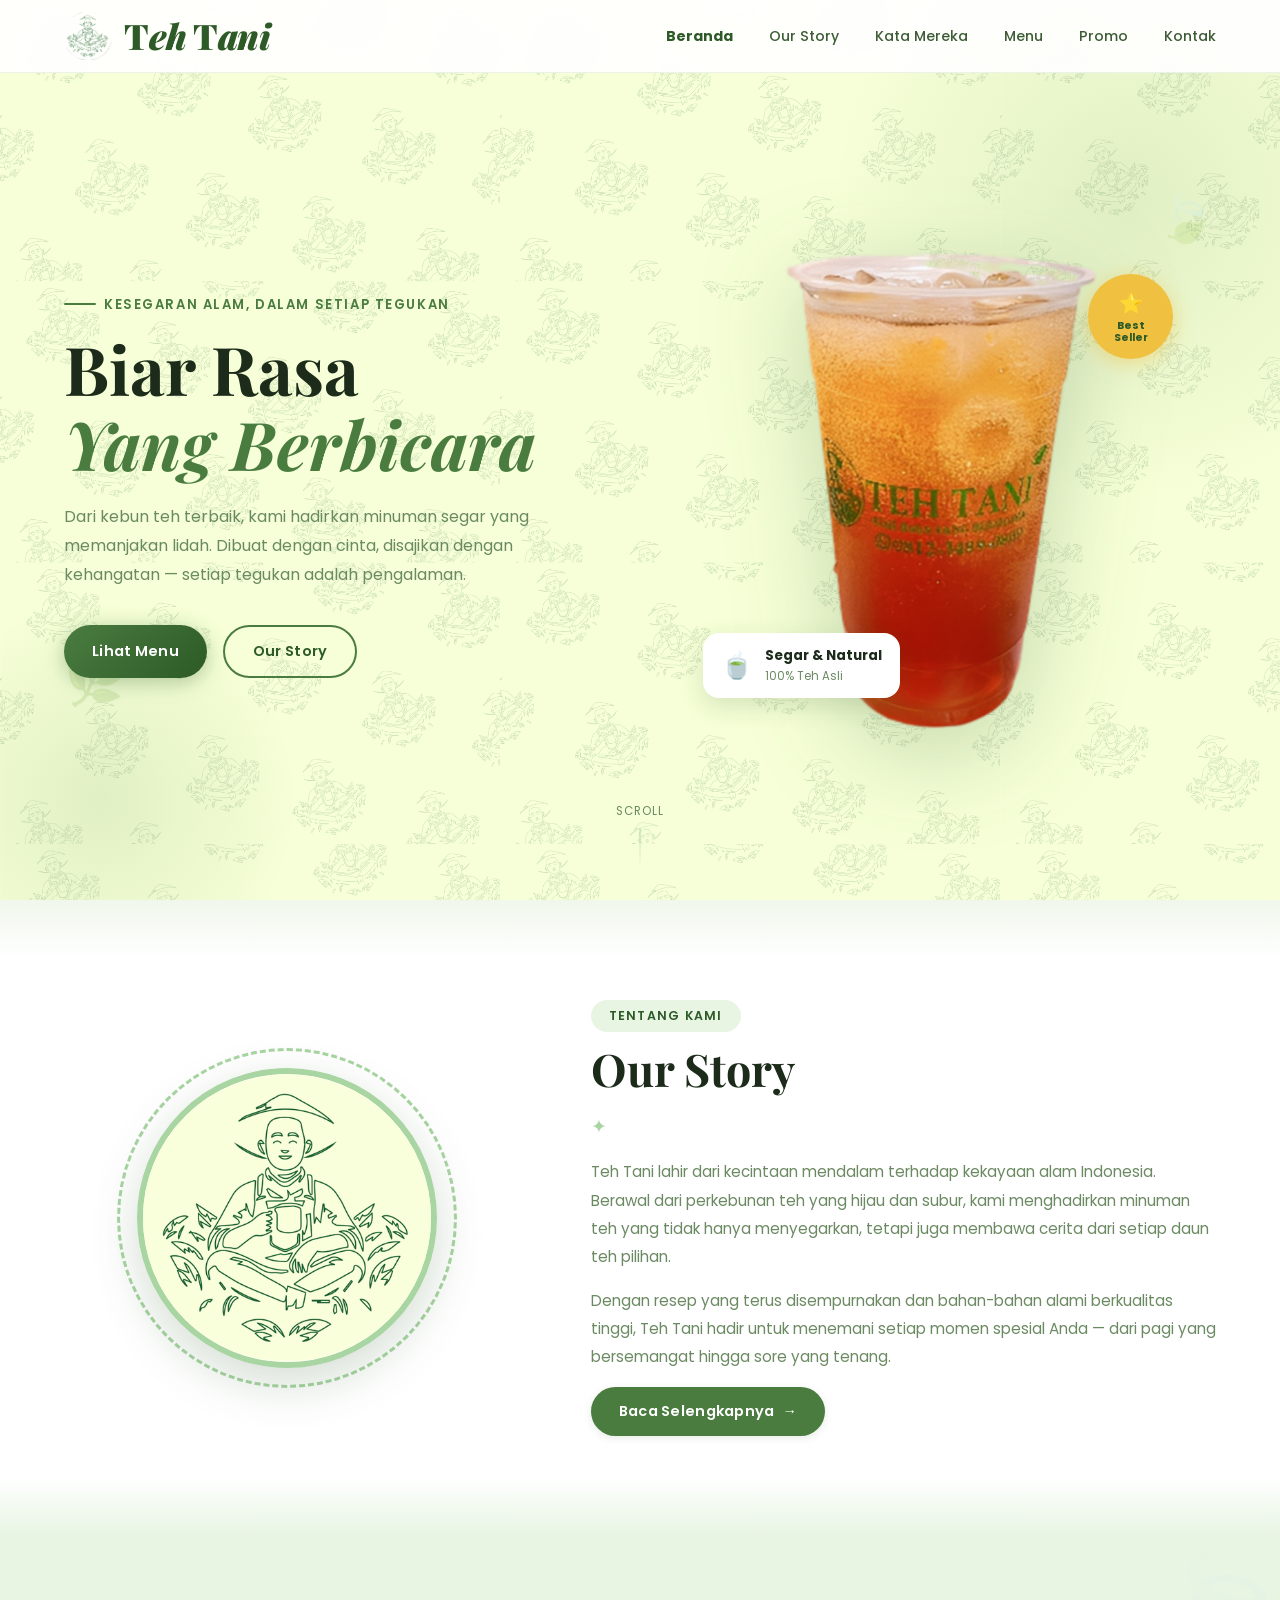
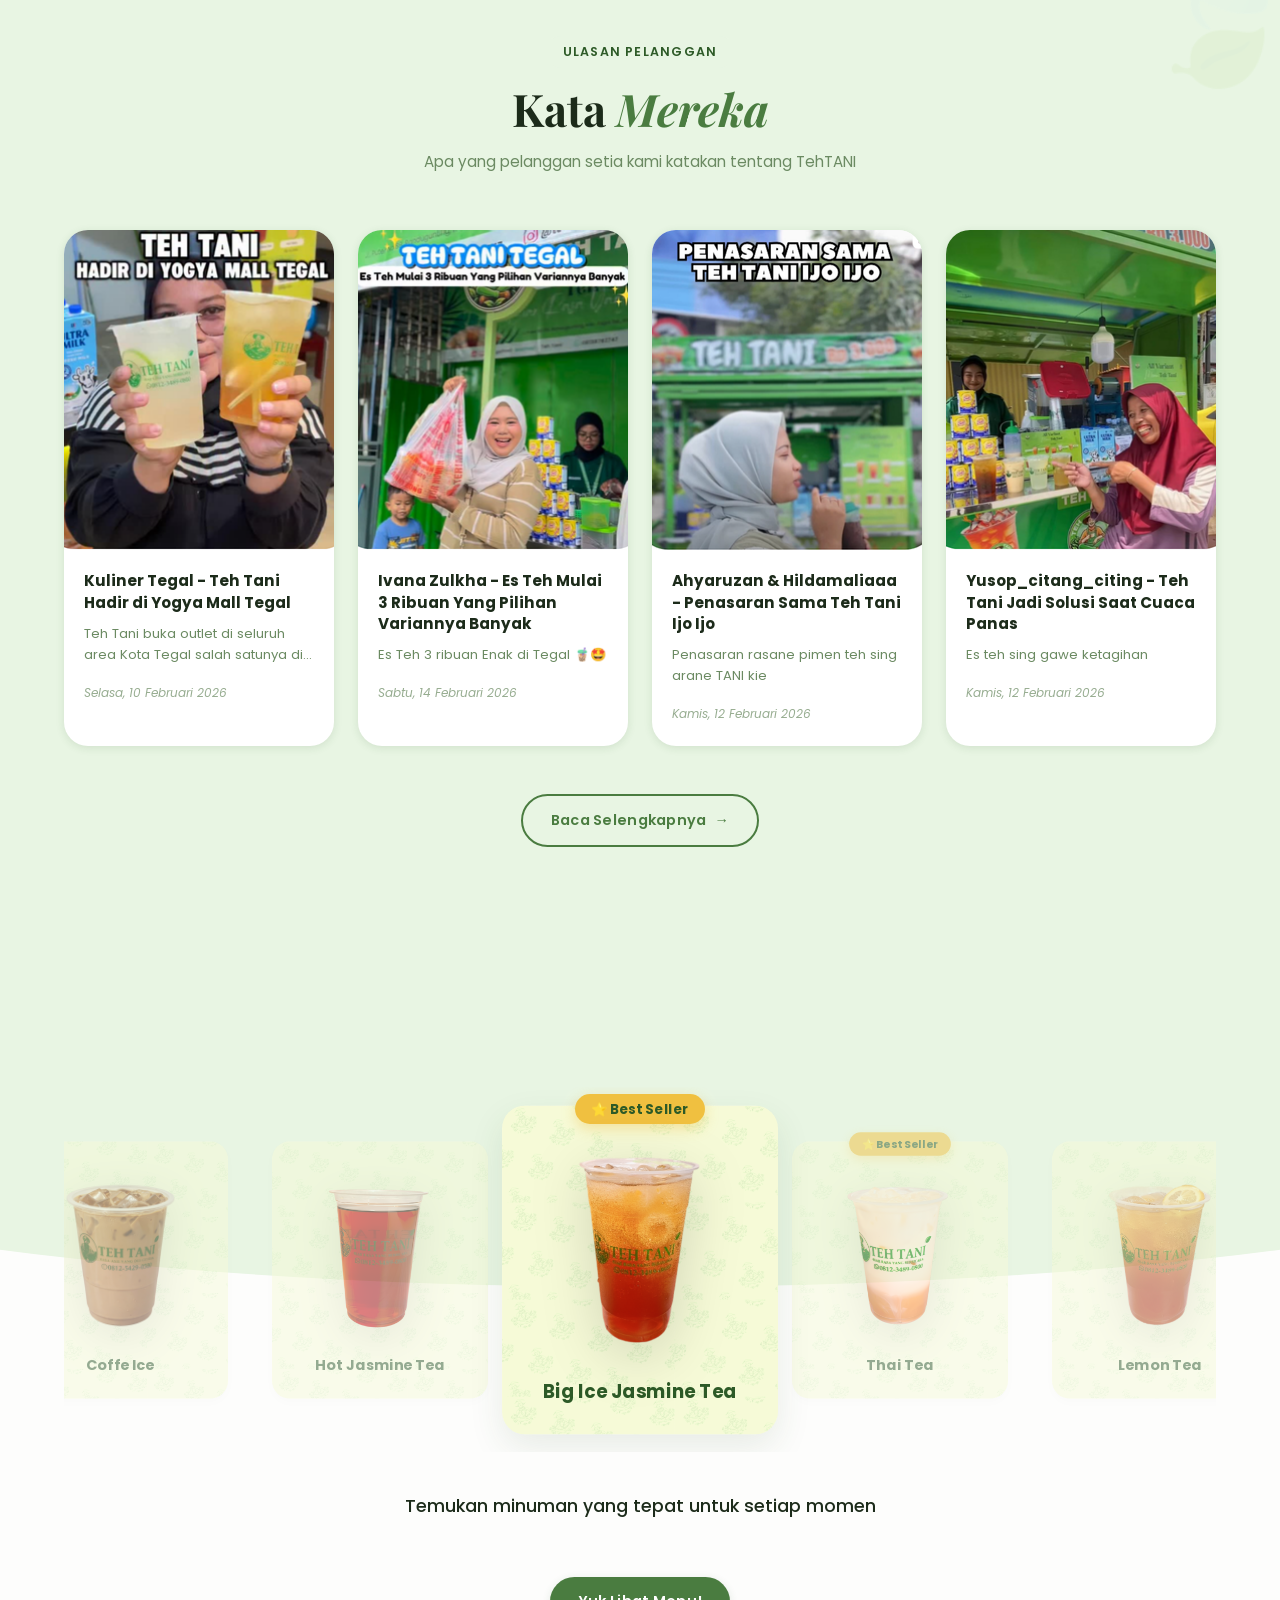
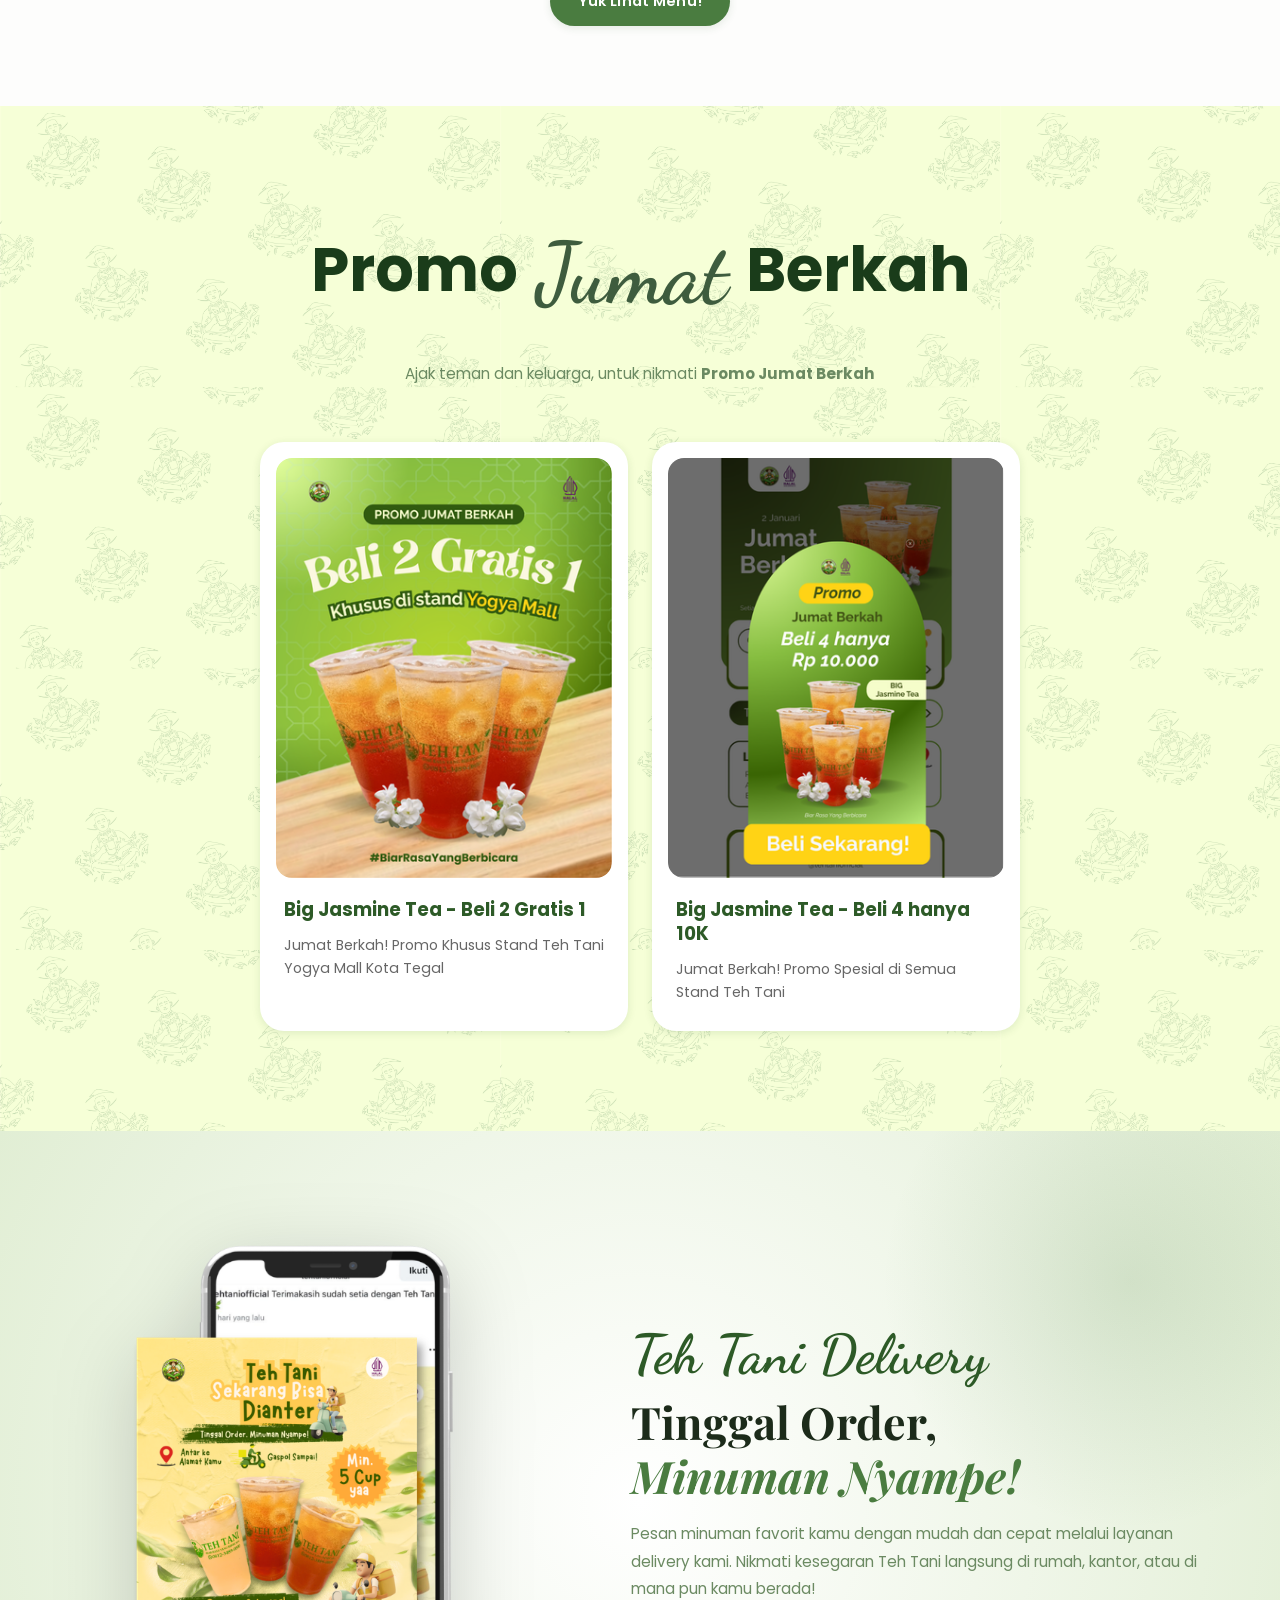
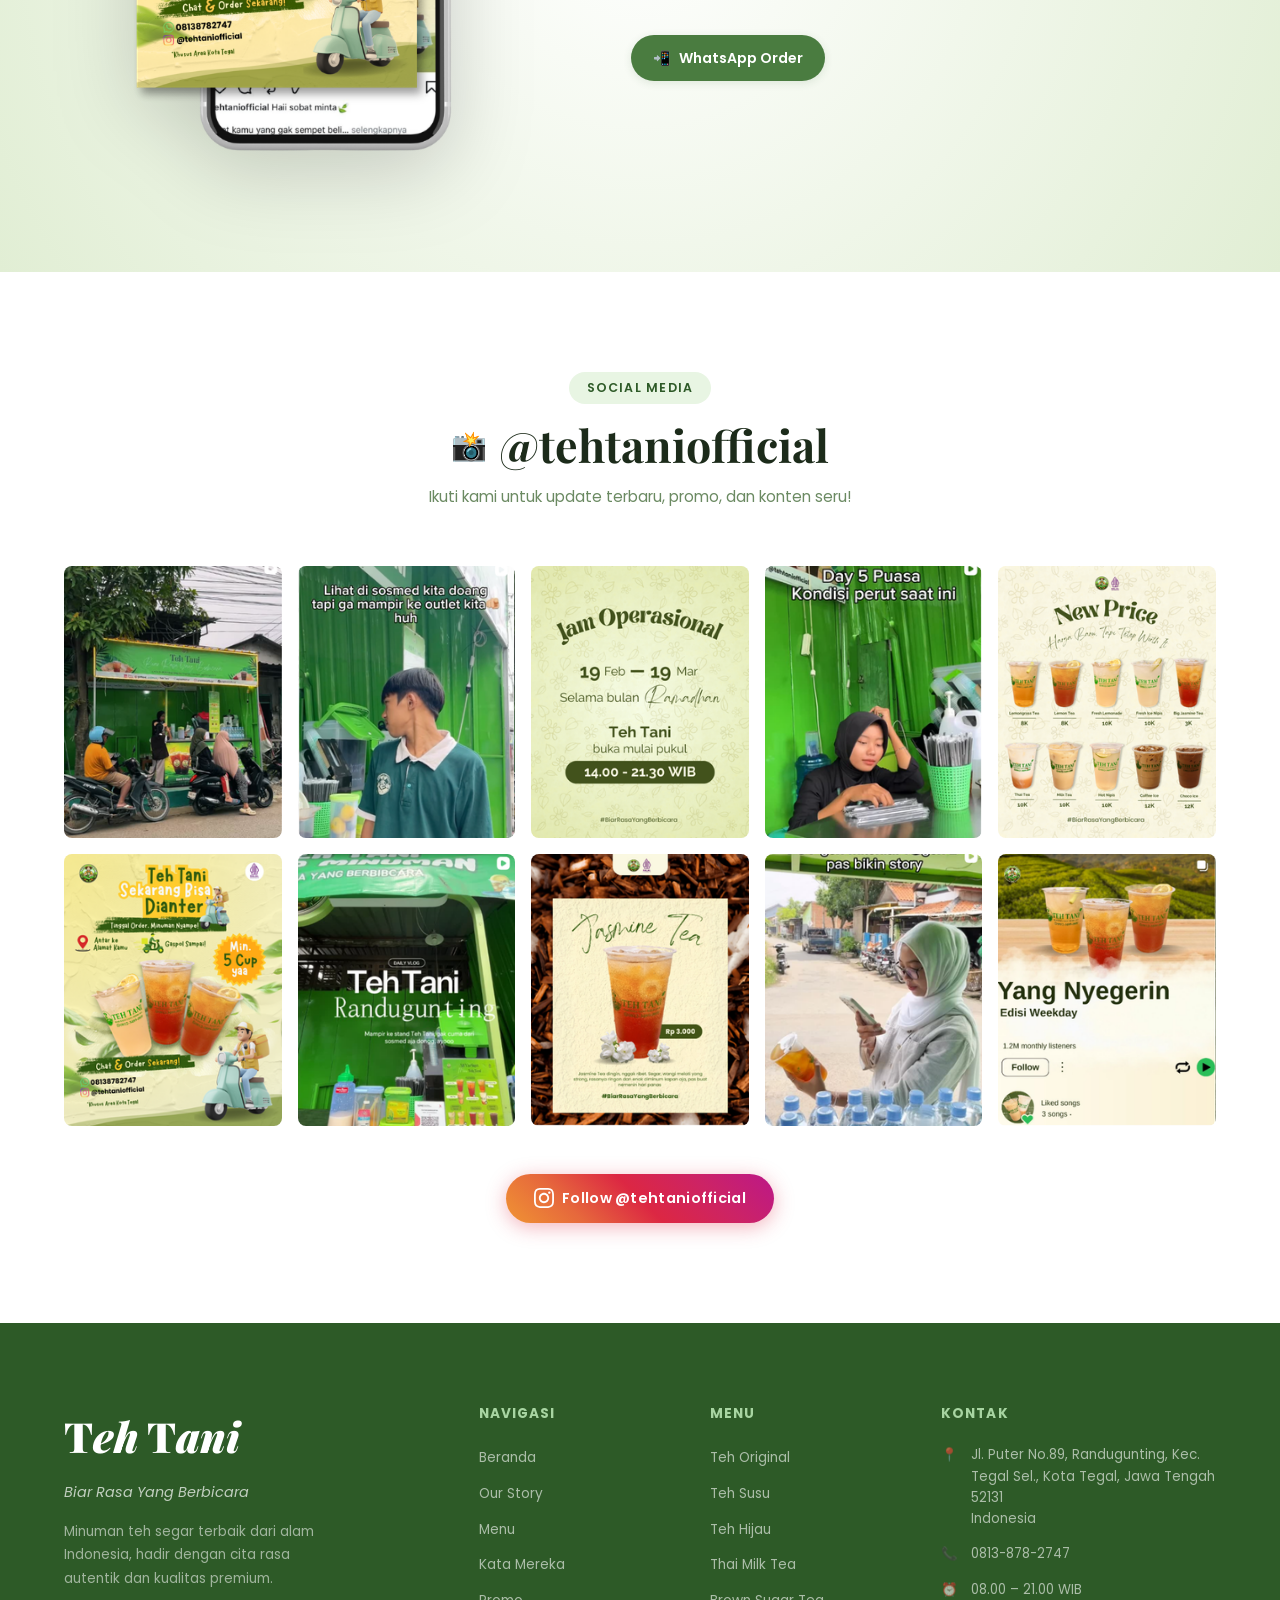
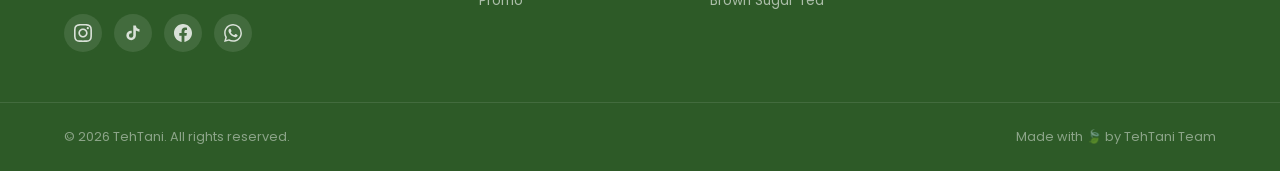
<file: index.html>
<!DOCTYPE html>
<html lang="id">

<head>
  <meta charset="UTF-8" />
  <meta name="viewport" content="width=device-width, initial-scale=1.0" />
  <title>TehTANI – Biar Rasa Yang Berbicara</title>
  <meta name="description"
    content="TehTani – Minuman teh segar terbaik dengan cita rasa autentik. Order sekarang dan nikmati kesegaran alam dalam setiap tegukan." />
  <link rel="preconnect" href="https://fonts.googleapis.com" />
  <link rel="preconnect" href="https://fonts.gstatic.com" crossorigin />
  <link
    href="https://fonts.googleapis.com/css2?family=Dancing+Script:wght@400;500;600;700&family=Playfair+Display:ital,wght@0,400;0,500;0,600;0,700;0,800;0,900;1,400;1,500;1,600;1,700;1,800;1,900&family=Poppins:wght@300;400;500;600;700&family=Pacifico&display=swap"
    rel="stylesheet" />
  <link rel="stylesheet" href="style.css" />
  <link rel="icon" href="images/logo_navbar.png" type="image/png" />
</head>

<body>

  <!-- ========== NAVBAR ========== -->
  <nav class="navbar" id="navbar">
    <div class="nav-container">
      <a href="#" class="nav-logo">
        <img src="images/logo_navbar.png" alt="Teh Tani Icon" class="nav-logo-icon" />
        <span class="nav-logo-text">
          <span class="logo-teh">T<i>eh</i></span> <span class="logo-tani">T<i>ani</i></span>
        </span>
      </a>
      <ul class="nav-links" id="navLinks">
        <li><a href="#beranda">Beranda</a></li>
        <li><a href="#our-story">Our Story</a></li>
        <li><a href="#kata-mereka">Kata Mereka</a></li>
        <li><a href="#menu">Menu</a></li>
        <li><a href="#promo">Promo</a></li>
        <li><a href="#kontak">Kontak</a></li>
      </ul>
      <button class="nav-hamburger" id="hamburger" aria-label="Menu">
        <span></span><span></span><span></span>
      </button>
    </div>
  </nav>

  <!-- ========== HERO SECTION ========== -->
  <section class="hero" id="beranda">
    <div class="hero-bg-decor">
      <div class="decor-circle decor-circle-1"></div>
      <div class="decor-circle decor-circle-2"></div>
      <div class="decor-leaf decor-leaf-1">🍃</div>
      <div class="decor-leaf decor-leaf-2">🌿</div>
    </div>
    <div class="hero-content">
      <div class="hero-text" data-aos="fade-right">
        <p class="hero-tagline">Kesegaran Alam, Dalam Setiap Tegukan</p>
        <h1 class="hero-title">Biar Rasa<br /><em>Yang Berbicara</em></h1>
        <p class="hero-desc">
          Dari kebun teh terbaik, kami hadirkan minuman segar yang memanjakan lidah.
          Dibuat dengan cinta, disajikan dengan kehangatan — setiap tegukan adalah pengalaman.
        </p>
        <div class="hero-buttons">
          <a href="#menu" class="btn btn-primary" id="hero-lihat-menu">Lihat Menu</a>
          <a href="#our-story" class="btn btn-outline" id="hero-our-story">Our Story</a>
        </div>
      </div>
      <div class="hero-image" data-aos="fade-left">
        <div class="hero-img-wrapper">
          <img src="images/menu1.png" alt="TehTANI signature drink" class="hero-drink-img" />
          <div class="hero-badge">
            <span class="badge-icon">⭐</span>
            <span class="badge-text">Best<br />Seller</span>
          </div>
          <div class="hero-float-card">
            <span class="float-emoji">🍵</span>
            <div>
              <p class="float-title">Segar & Natural</p>
              <p class="float-sub">100% Teh Asli</p>
            </div>
          </div>
        </div>
      </div>
    </div>
    <div class="hero-scroll-indicator">
      <span>Scroll</span>
      <div class="scroll-line"></div>
    </div>
  </section>

  <!-- ========== OUR STORY SECTION ========== -->
  <section class="our-story" id="our-story">
    <div class="story-decor-top"></div>
    <div class="section-container">
      <div class="story-inner">
        <div class="story-image-wrap" data-aos="fade-right">
          <div class="story-img-circle">
            <img src="images/our_story_logo.png" alt="TehTANI Story" />
          </div>
          <div class="story-img-ring"></div>
        </div>
        <div class="story-content" data-aos="fade-left">
          <span class="section-label">Tentang Kami</span>
          <h2 class="section-title">Our Story</h2>
          <div class="story-divider">
            <span>✦</span>
          </div>
          <p class="story-text">
            Teh Tani lahir dari kecintaan mendalam terhadap kekayaan alam Indonesia. Berawal dari perkebunan
            teh yang hijau dan subur, kami menghadirkan minuman teh yang tidak hanya menyegarkan, tetapi
            juga membawa cerita dari setiap daun teh pilihan.
          </p>
          <p class="story-text">
            Dengan resep yang terus disempurnakan dan bahan-bahan alami berkualitas tinggi, Teh Tani hadir
            untuk menemani setiap momen spesial Anda — dari pagi yang bersemangat hingga sore yang tenang.
          </p>
          <a href="our-story.html" class="btn btn-green" id="story-baca-selengkapnya">
            Baca Selengkapnya
            <span class="btn-arrow">→</span>
          </a>
        </div>
      </div>
    </div>
    <div class="story-decor-bottom"></div>
  </section>

  <!-- ========== KATA MEREKA SECTION ========== -->
  <section class="kata-mereka" id="kata-mereka">
    <div class="section-container">
      <div class="section-header" data-aos="fade-up">
        <span class="section-label">Ulasan Pelanggan</span>
        <h2 class="section-title">Kata <em>Mereka</em></h2>
        <p class="section-subtitle">Apa yang pelanggan setia kami katakan tentang TehTANI</p>
      </div>

      <div class="km-cards-grid" data-aos="fade-up">

        <!-- Card 1 -->
        <div class="km-card">
          <div class="km-card-img">
            <img src="images/katamereka1.png" alt="Kuliner Tegal - Teh Tani Hadir di Yogya Mall Tegal" />
          </div>
          <div class="km-card-body">
            <h3 class="km-card-title">Kuliner Tegal - Teh Tani Hadir di Yogya Mall Tegal</h3>
            <p class="km-card-desc">Teh Tani buka outlet di seluruh area Kota Tegal salah satunya di Yogya Mall Tegal
            </p>
            <span class="km-card-date">Selasa, 10 Februari 2026</span>
          </div>
        </div>

        <!-- Card 2 -->
        <div class="km-card">
          <div class="km-card-img">
            <img src="images/katamereka2.png" alt="Es Teh Mulai 3 Ribuan Yang Pilihan Variannya Banyak" />
          </div>
          <div class="km-card-body">
            <h3 class="km-card-title">Ivana Zulkha - Es Teh Mulai 3 Ribuan Yang Pilihan Variannya Banyak</h3>
            <p class="km-card-desc">Es Teh 3 ribuan Enak di Tegal 🧋🤩</p>
            <span class="km-card-date">Sabtu, 14 Februari 2026</span>
          </div>
        </div>

        <!-- Card 3 -->
        <div class="km-card">
          <div class="km-card-img">
            <img src="images/katamereka3.png" alt="Penasaran Sama Teh Tani Ijo Ijo" />
          </div>
          <div class="km-card-body">
            <h3 class="km-card-title">Ahyaruzan & Hildamaliaaa - Penasaran Sama Teh Tani Ijo Ijo</h3>
            <p class="km-card-desc">Penasaran rasane pimen teh sing arane TANI kie</p>
            <span class="km-card-date">Kamis, 12 Februari 2026</span>
          </div>
        </div>

        <!-- Card 4 -->
        <div class="km-card">
          <div class="km-card-img">
            <img src="images/katamereka4.png" alt="Teh Tani Jadi Solusi Saat Cuaca Panas" />
          </div>
          <div class="km-card-body">
            <h3 class="km-card-title">Yusop_citang_citing - Teh Tani Jadi Solusi Saat Cuaca Panas</h3>
            <p class="km-card-desc">Es teh sing gawe ketagihan</p>
            <span class="km-card-date">Kamis, 12 Februari 2026</span>
          </div>
        </div>

      </div>

      <div class="kata-mereka-cta" data-aos="fade-up">
        <a href="kata-mereka.html" class="btn btn-outline-green" id="kata-mereka-baca">
          Baca Selengkapnya
          <span class="btn-arrow">→</span>
        </a>
      </div>
    </div>
  </section>

  <!-- ========== MENU BANNER SECTION ========== -->
  <section class="menu-banner" id="menu">
    <div class="menu-banner-inner">
      <div class="menu-slider-wrap" data-aos="fade-up">
        <div class="menu-slider-viewport">
          <div class="menu-slider-track" id="menuTrack">
            <div class="menu-drink-item">
              <span class="menu-badge-top">⭐ Best Seller</span>
              <div class="menu-drink-img-wrap"><img src="images/menu1.png" alt="Big Jasmine Tea" /></div>
              <div class="menu-drink-label">
                <h3>Big Ice Jasmine Tea</h3>
              </div>
            </div>
            <div class="menu-drink-item">
              <span class="menu-badge-top">⭐ Best Seller</span>
              <div class="menu-drink-img-wrap"><img src="images/menu2.png" alt="Thai Tea" /></div>
              <div class="menu-drink-label">
                <h3>Thai Tea</h3>
              </div>
            </div>
            <div class="menu-drink-item">
              <div class="menu-drink-img-wrap"><img src="images/menu3.png" alt="Lemon Tea" /></div>
              <div class="menu-drink-label">
                <h3>Lemon Tea</h3>
              </div>
            </div>
            <div class="menu-drink-item">
              <div class="menu-drink-img-wrap"><img src="images/menu4.png" alt="Lemongrass Tea" /></div>
              <div class="menu-drink-label">
                <h3>Lemongrass Tea</h3>
              </div>
            </div>
            <div class="menu-drink-item">
              <div class="menu-drink-img-wrap"><img src="images/menu5.png" alt="Milk Tea" /></div>
              <div class="menu-drink-label">
                <h3>Milk Tea</h3>
              </div>
            </div>
            <div class="menu-drink-item">
              <span class="menu-badge-top">⭐ Best Seller</span>
              <div class="menu-drink-img-wrap"><img src="images/menu6.png" alt="Fresh Lemonade" /></div>
              <div class="menu-drink-label">
                <h3>Fresh Lemonade</h3>
              </div>
            </div>
            <div class="menu-drink-item">
              <div class="menu-drink-img-wrap"><img src="images/menu7.png" alt="Fresh Nipis" /></div>
              <div class="menu-drink-label">
                <h3>Fresh Nipis</h3>
              </div>
            </div>
            <div class="menu-drink-item">
              <div class="menu-drink-img-wrap"><img src="images/menu8.png" alt="Hot Nipis" /></div>
              <div class="menu-drink-label">
                <h3>Hot Nipis</h3>
              </div>
            </div>
            <div class="menu-drink-item">
              <div class="menu-drink-img-wrap"><img src="images/menu9.png" alt="Choco Ice" /></div>
              <div class="menu-drink-label">
                <h3>Choco Ice</h3>
              </div>
            </div>
            <div class="menu-drink-item">
              <div class="menu-drink-img-wrap"><img src="images/menu10.png" alt="Coffe Ice" /></div>
              <div class="menu-drink-label">
                <h3>Coffe Ice</h3>
              </div>
            </div>
            <div class="menu-drink-item">
              <div class="menu-drink-img-wrap"><img src="images/menu11.png" alt="Hot Jasmine Tea" /></div>
              <div class="menu-drink-label">
                <h3>Hot Jasmine Tea</h3>
              </div>
            </div>
          </div>
        </div>
      </div>
      <div class="menu-banner-text" data-aos="fade-up">
        <p>Temukan minuman yang tepat untuk setiap momen</p>
      </div>
      <div class="menu-banner-cta" data-aos="fade-up">
        <a href="menu.html" class="btn btn-green" id="menu-lihat-semua">Yuk Lihat Menu!</a>
      </div>
    </div>
  </section>

  <!-- ========== PROMO SECTION ========== -->
  <section class="promo-section" id="promo">
    <div class="promo-pattern-bg"></div>
    <div class="section-container">
      <div class="section-header" data-aos="fade-up">
        <h2 class="promo-main-title">Promo <span class="promo-cursive">Jumat</span> Berkah</h2>
        <p class="section-subtitle">Ajak teman dan keluarga, untuk nikmati <strong>Promo Jumat Berkah</strong></p>
      </div>

      <div class="promo-grid" data-aos="fade-up">
        <!-- Card 1 -->
        <div class="promo-card">
          <div class="promo-img-box">
            <img src="images/promo1.png" alt="Big Jasmine Tea - Beli 2 Gratis 1" />
          </div>
          <div class="promo-details">
            <h3 class="promo-card-title">Big Jasmine Tea - Beli 2 Gratis 1</h3>
            <p class="promo-card-subtitle">Jumat Berkah! Promo Khusus Stand Teh Tani Yogya Mall Kota Tegal</p>
          </div>
        </div>

        <!-- Card 2 -->
        <div class="promo-card">
          <div class="promo-img-box">
            <img src="images/promo2.png" alt="Big Jasmine Tea - Beli 4 hanya 10K" />
          </div>
          <div class="promo-details">
            <h3 class="promo-card-title">Big Jasmine Tea - Beli 4 hanya 10K</h3>
            <p class="promo-card-subtitle">Jumat Berkah! Promo Spesial di Semua Stand Teh Tani</p>
          </div>
        </div>
      </div>
    </div>
  </section>

  <!-- ========== DELIVERY SECTION ========== -->
  <section class="delivery-section" id="delivery">
    <div class="delivery-bg-shape"></div>
    <div class="section-container">
      <div class="delivery-inner">
        <div class="delivery-phone" data-aos="fade-right">
          <div class="delivery-phone-wrap">
            <img src="images/phone_mockup.png" alt="TehTANI App" class="phone-img" />
            <div class="phone-glow"></div>
          </div>
        </div>
        <div class="delivery-content" data-aos="fade-left">
          <span class="delivery-script-title">Teh Tani Delivery</span>
          <h2 class="delivery-title">
            Tinggal Order,<br />
            <em>Minuman Nyampe!</em>
          </h2>
          <p class="delivery-desc">
            Pesan minuman favorit kamu dengan mudah dan cepat melalui layanan delivery kami.
            Nikmati kesegaran Teh Tani langsung di rumah, kantor, atau di mana pun kamu berada!
          </p>
          <div class="delivery-apps">
            <a href="https://wa.me/628138782747" target="_blank" class="app-btn" id="delivery-wa">
              <span>📲</span> WhatsApp Order
            </a>
          </div>
        </div>
      </div>
    </div>
  </section>



  <!-- ========== INSTAGRAM SECTION ========== -->
  <section class="instagram-section" id="instagram">
    <div class="section-container">
      <div class="section-header" data-aos="fade-up">
        <span class="section-label">Social Media</span>
        <h2 class="section-title ig-title">
          <span class="ig-icon">📸</span>
          @tehtaniofficial
        </h2>
        <p class="section-subtitle">Ikuti kami untuk update terbaru, promo, dan konten seru!</p>
      </div>

      <div class="ig-grid" data-aos="fade-up">
        <a href="https://instagram.com/tehtaniofficial" class="ig-item" target="_blank" id="ig-1">
          <img src="images/konten1.png" alt="TehTANI Instagram" />
          <div class="ig-overlay"></div>
        </a>
        <a href="https://instagram.com/tehtaniofficial" class="ig-item" target="_blank" id="ig-2">
          <img src="images/konten2.png" alt="TehTANI Instagram" />
          <div class="ig-overlay"></div>
        </a>
        <a href="https://instagram.com/tehtaniofficial" class="ig-item" target="_blank" id="ig-3">
          <img src="images/konten3.png" alt="TehTANI Instagram" />
          <div class="ig-overlay"></div>
        </a>
        <a href="https://instagram.com/tehtaniofficial" class="ig-item" target="_blank" id="ig-4">
          <img src="images/konten4.png" alt="TehTANI Instagram" />
          <div class="ig-overlay"></div>
        </a>
        <a href="https://instagram.com/tehtaniofficial" class="ig-item" target="_blank" id="ig-5">
          <img src="images/konten5.png" alt="TehTANI Instagram" />
          <div class="ig-overlay"></div>
        </a>
        <a href="https://instagram.com/tehtaniofficial" class="ig-item" target="_blank" id="ig-6">
          <img src="images/konten6.png" alt="TehTANI Instagram" />
          <div class="ig-overlay"></div>
        </a>
        <a href="https://instagram.com/tehtaniofficial" class="ig-item" target="_blank" id="ig-7">
          <img src="images/konten7.png" alt="TehTANI Instagram" />
          <div class="ig-overlay"></div>
        </a>
        <a href="https://instagram.com/tehtaniofficial" class="ig-item" target="_blank" id="ig-8">
          <img src="images/konten8.png" alt="TehTANI Instagram" />
          <div class="ig-overlay"></div>
        </a>
        <a href="https://instagram.com/tehtaniofficial" class="ig-item" target="_blank" id="ig-9">
          <img src="images/konten9.png" alt="TehTANI Instagram" />
          <div class="ig-overlay"></div>
        </a>
        <a href="https://instagram.com/tehtaniofficial" class="ig-item" target="_blank" id="ig-10">
          <img src="images/konten10.png" alt="TehTANI Instagram" />
          <div class="ig-overlay"></div>
        </a>
      </div>

      <div class="ig-follow-btn" data-aos="fade-up">
        <a href="https://instagram.com/tehtaniofficial" class="btn btn-instagram" target="_blank" id="ig-follow">
          <svg width="20" height="20" viewBox="0 0 24 24" fill="currentColor">
            <path
              d="M12 2.163c3.204 0 3.584.012 4.85.07 3.252.148 4.771 1.691 4.919 4.919.058 1.265.069 1.645.069 4.849 0 3.205-.012 3.584-.069 4.849-.149 3.225-1.664 4.771-4.919 4.919-1.266.058-1.644.07-4.85.07-3.204 0-3.584-.012-4.849-.07-3.26-.149-4.771-1.699-4.919-4.92-.058-1.265-.07-1.644-.07-4.849 0-3.204.013-3.583.07-4.849.149-3.227 1.664-4.771 4.919-4.919 1.266-.057 1.645-.069 4.849-.069zm0-2.163c-3.259 0-3.667.014-4.947.072-4.358.2-6.78 2.618-6.98 6.98-.059 1.281-.073 1.689-.073 4.948 0 3.259.014 3.668.072 4.948.2 4.358 2.618 6.78 6.98 6.98 1.281.058 1.689.072 4.948.072 3.259 0 3.668-.014 4.948-.072 4.354-.2 6.782-2.618 6.979-6.98.059-1.28.073-1.689.073-4.948 0-3.259-.014-3.667-.072-4.947-.196-4.354-2.617-6.78-6.979-6.98-1.281-.059-1.69-.073-4.949-.073zm0 5.838c-3.403 0-6.162 2.759-6.162 6.162s2.759 6.163 6.162 6.163 6.162-2.759 6.162-6.163c0-3.403-2.759-6.162-6.162-6.162zm0 10.162c-2.209 0-4-1.79-4-4 0-2.209 1.791-4 4-4s4 1.791 4 4c0 2.21-1.791 4-4 4zm6.406-11.845c-.796 0-1.441.645-1.441 1.44s.645 1.44 1.441 1.44c.795 0 1.439-.645 1.439-1.44s-.644-1.44-1.439-1.44z" />
          </svg>
          Follow @tehtaniofficial
        </a>
      </div>
    </div>
  </section>

  <!-- ========== FOOTER ========== -->
  <footer class="footer" id="kontak">
    <div class="footer-top">
      <div class="footer-container">
        <div class="footer-brand">
          <a href="#" class="footer-logo">
            <span class="logo-teh">T<i>eh</i></span> <span class="logo-tani">T<i>ani</i></span>
          </a>
          <p class="footer-tagline">Biar Rasa Yang Berbicara</p>
          <p class="footer-desc">Minuman teh segar terbaik dari alam Indonesia, hadir dengan cita rasa autentik dan
            kualitas premium.</p>
          <div class="footer-social">
            <a href="https://instagram.com/tehtaniofficial" target="_blank" aria-label="Instagram" class="social-link">
              <svg width="18" height="18" viewBox="0 0 24 24" fill="currentColor">
                <path
                  d="M12 2.163c3.204 0 3.584.012 4.85.07 3.252.148 4.771 1.691 4.919 4.919.058 1.265.069 1.645.069 4.849 0 3.205-.012 3.584-.069 4.849-.149 3.225-1.664 4.771-4.919 4.919-1.266.058-1.644.07-4.85.07-3.204 0-3.584-.012-4.849-.07-3.26-.149-4.771-1.699-4.919-4.92-.058-1.265-.07-1.644-.07-4.849 0-3.204.013-3.583.07-4.849.149-3.227 1.664-4.771 4.919-4.919 1.266-.057 1.645-.069 4.849-.069zm0-2.163c-3.259 0-3.667.014-4.947.072-4.358.2-6.78 2.618-6.98 6.98-.059 1.281-.073 1.689-.073 4.948 0 3.259.014 3.668.072 4.948.2 4.358 2.618 6.78 6.98 6.98 1.281.058 1.689.072 4.948.072 3.259 0 3.668-.014 4.948-.072 4.354-.2 6.782-2.618 6.979-6.98.059-1.28.073-1.689.073-4.948 0-3.259-.014-3.667-.072-4.947-.196-4.354-2.617-6.78-6.979-6.98-1.281-.059-1.69-.073-4.949-.073zm0 5.838c-3.403 0-6.162 2.759-6.162 6.162s2.759 6.163 6.162 6.163 6.162-2.759 6.162-6.163c0-3.403-2.759-6.162-6.162-6.162zm0 10.162c-2.209 0-4-1.79-4-4 0-2.209 1.791-4 4-4s4 1.791 4 4c0 2.21-1.791 4-4 4zm6.406-11.845c-.796 0-1.441.645-1.441 1.44s.645 1.44 1.441 1.44c.795 0 1.439-.645 1.439-1.44s-.644-1.44-1.439-1.44z" />
              </svg>
            </a>
            <a href="#" target="_blank" aria-label="TikTok" class="social-link">
              <svg width="18" height="18" viewBox="0 0 24 24" fill="currentColor">
                <path
                  d="M19.59 6.69a4.83 4.83 0 01-3.77-4.25V2h-3.45v13.67a2.89 2.89 0 01-2.88 2.5 2.89 2.89 0 01-2.89-2.89 2.89 2.89 0 012.89-2.89c.28 0 .54.04.79.1V9.01a6.27 6.27 0 00-.79-.05 6.34 6.34 0 00-6.34 6.34 6.34 6.34 0 006.34 6.34 6.34 6.34 0 006.33-6.34V8.69a8.26 8.26 0 004.83 1.55V6.79a4.85 4.85 0 01-1.06-.1z" />
              </svg>
            </a>
            <a href="#" target="_blank" aria-label="Facebook" class="social-link">
              <svg width="18" height="18" viewBox="0 0 24 24" fill="currentColor">
                <path
                  d="M24 12.073c0-6.627-5.373-12-12-12s-12 5.373-12 12c0 5.99 4.388 10.954 10.125 11.854v-8.385H7.078v-3.47h3.047V9.43c0-3.007 1.792-4.669 4.533-4.669 1.312 0 2.686.235 2.686.235v2.953H15.83c-1.491 0-1.956.925-1.956 1.874v2.25h3.328l-.532 3.47h-2.796v8.385C19.612 23.027 24 18.062 24 12.073z" />
              </svg>
            </a>
            <a href="https://wa.me/628138782747" target="_blank" aria-label="WhatsApp" class="social-link">
              <svg width="18" height="18" viewBox="0 0 24 24" fill="currentColor">
                <path
                  d="M17.472 14.382c-.297-.149-1.758-.867-2.03-.967-.273-.099-.471-.148-.67.15-.197.297-.767.966-.94 1.164-.173.199-.347.223-.644.075-.297-.15-1.255-.463-2.39-1.475-.883-.788-1.48-1.761-1.653-2.059-.173-.297-.018-.458.13-.606.134-.133.298-.347.446-.52.149-.174.198-.298.298-.497.099-.198.05-.371-.025-.52-.075-.149-.669-1.612-.916-2.207-.242-.579-.487-.5-.669-.51-.173-.008-.371-.01-.57-.01-.198 0-.52.074-.792.372-.272.297-1.04 1.016-1.04 2.479 0 1.462 1.065 2.875 1.213 3.074.149.198 2.096 3.2 5.077 4.487.709.306 1.262.489 1.694.625.712.227 1.36.195 1.871.118.571-.085 1.758-.719 2.006-1.413.248-.694.248-1.289.173-1.413-.074-.124-.272-.198-.57-.347m-5.421 7.403h-.004a9.87 9.87 0 01-5.031-1.378l-.361-.214-3.741.982.998-3.648-.235-.374a9.86 9.86 0 01-1.51-5.26c.001-5.45 4.436-9.884 9.888-9.884 2.64 0 5.122 1.03 6.988 2.898a9.825 9.825 0 012.893 6.994c-.003 5.45-4.437 9.884-9.885 9.884m8.413-18.297A11.815 11.815 0 0012.05 0C5.495 0 .16 5.335.157 11.892c0 2.096.547 4.142 1.588 5.945L.057 24l6.305-1.654a11.882 11.882 0 005.683 1.448h.005c6.554 0 11.89-5.335 11.893-11.893a11.821 11.821 0 00-3.48-8.413z" />
              </svg>
            </a>
          </div>
        </div>

        <div class="footer-links">
          <h4>Navigasi</h4>
          <ul>
            <li><a href="#beranda">Beranda</a></li>
            <li><a href="#our-story">Our Story</a></li>
            <li><a href="menu.html">Menu</a></li>
            <li><a href="#kata-mereka">Kata Mereka</a></li>
            <li><a href="#promo">Promo</a></li>
          </ul>
        </div>

        <div class="footer-links">
          <h4>Menu</h4>
          <ul>
            <li><a href="#">Teh Original</a></li>
            <li><a href="#">Teh Susu</a></li>
            <li><a href="#">Teh Hijau</a></li>
            <li><a href="#">Thai Milk Tea</a></li>
            <li><a href="#">Brown Sugar Tea</a></li>
          </ul>
        </div>

        <div class="footer-contact">
          <h4>Kontak</h4>
          <ul>
            <li>
              <span>📍</span>
              <span>Jl. Puter No.89, Randugunting, Kec. Tegal Sel., Kota Tegal, Jawa Tengah 52131<br />Indonesia</span>
            </li>
            <li>
              <span>📞</span>
              <span>0813-878-2747</span>
            </li>
            <li>
              <span>⏰</span>
              <span>08.00 – 21.00 WIB</span>
            </li>
          </ul>
        </div>
      </div>
    </div>
    <div class="footer-bottom">
      <div class="footer-container">
        <p>© 2026 TehTani. All rights reserved.</p>
        <p>Made with 🍃 by TehTani Team</p>
      </div>
    </div>
  </footer>

  <!-- ========== BACK TO TOP ========== -->
  <button class="back-to-top" id="backToTop" aria-label="Back to top">↑</button>

  <script src="script.js"></script>
</body>

</html>
</file>
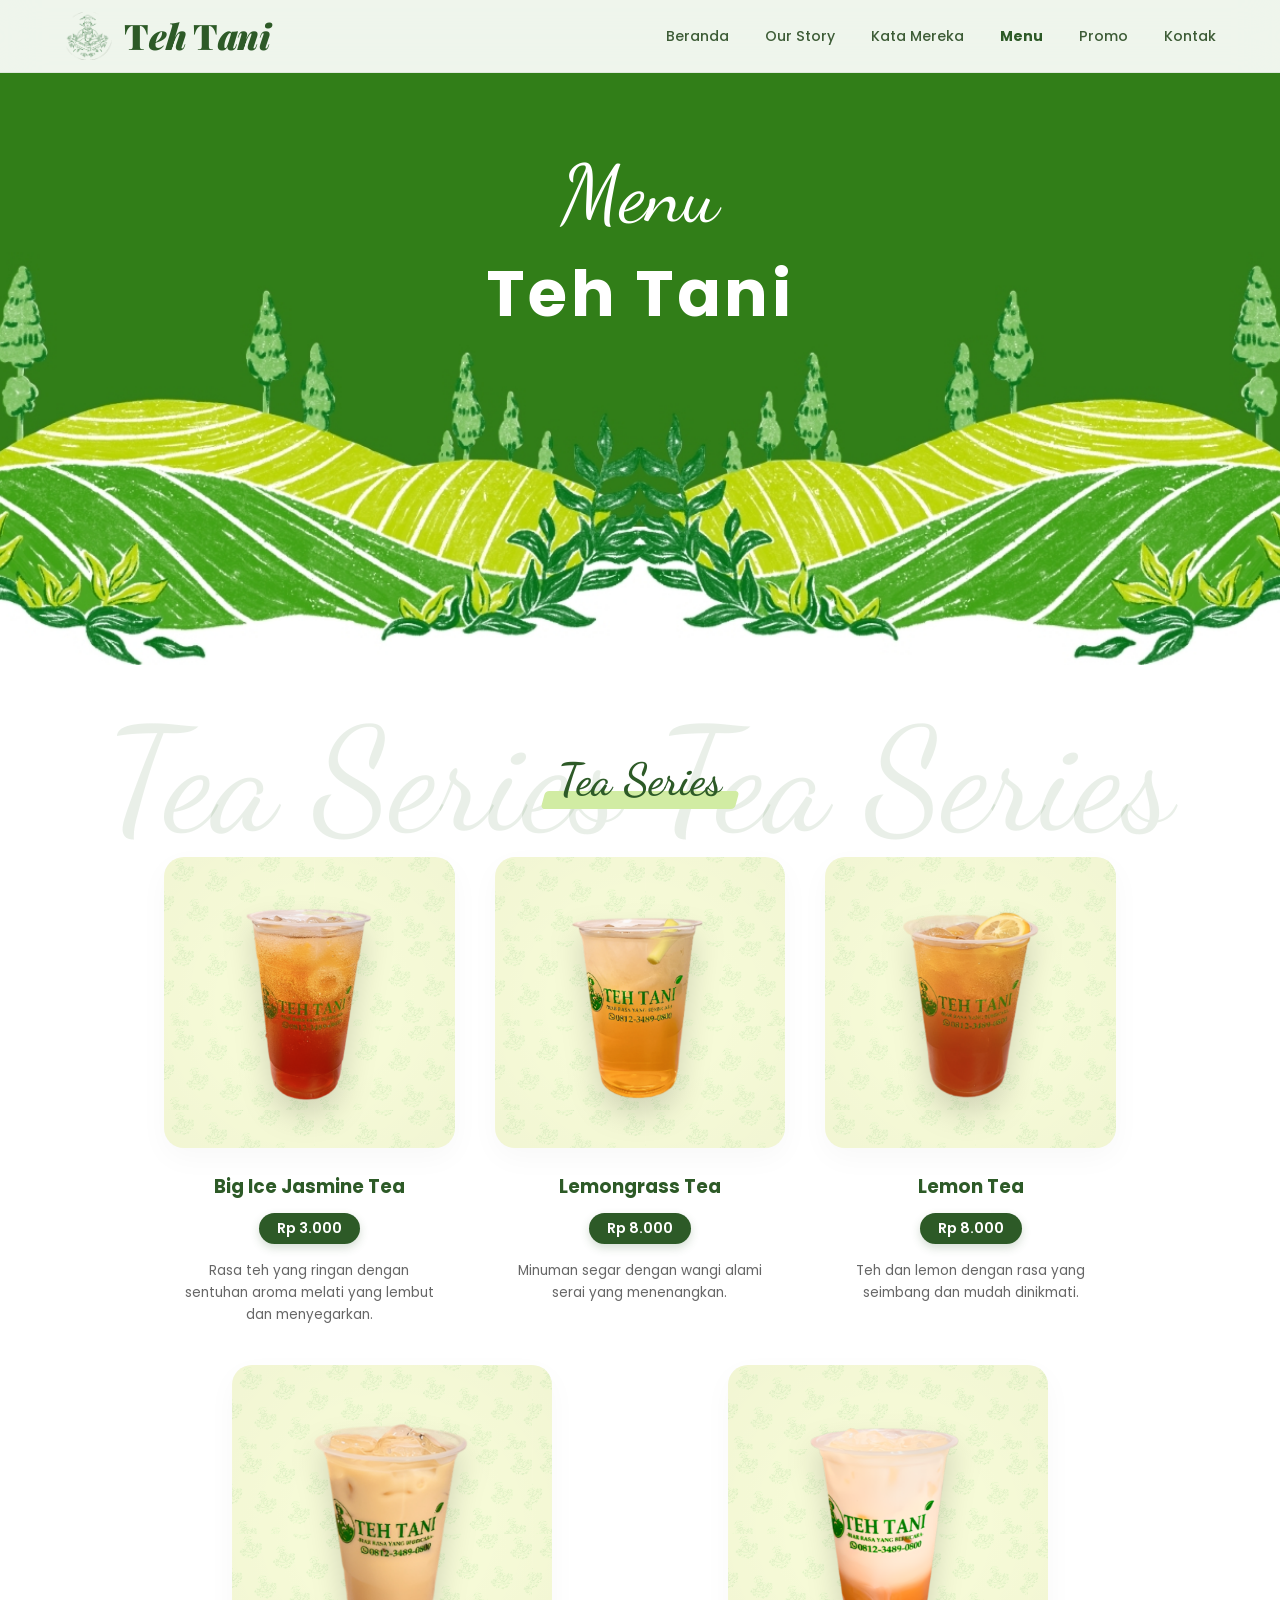
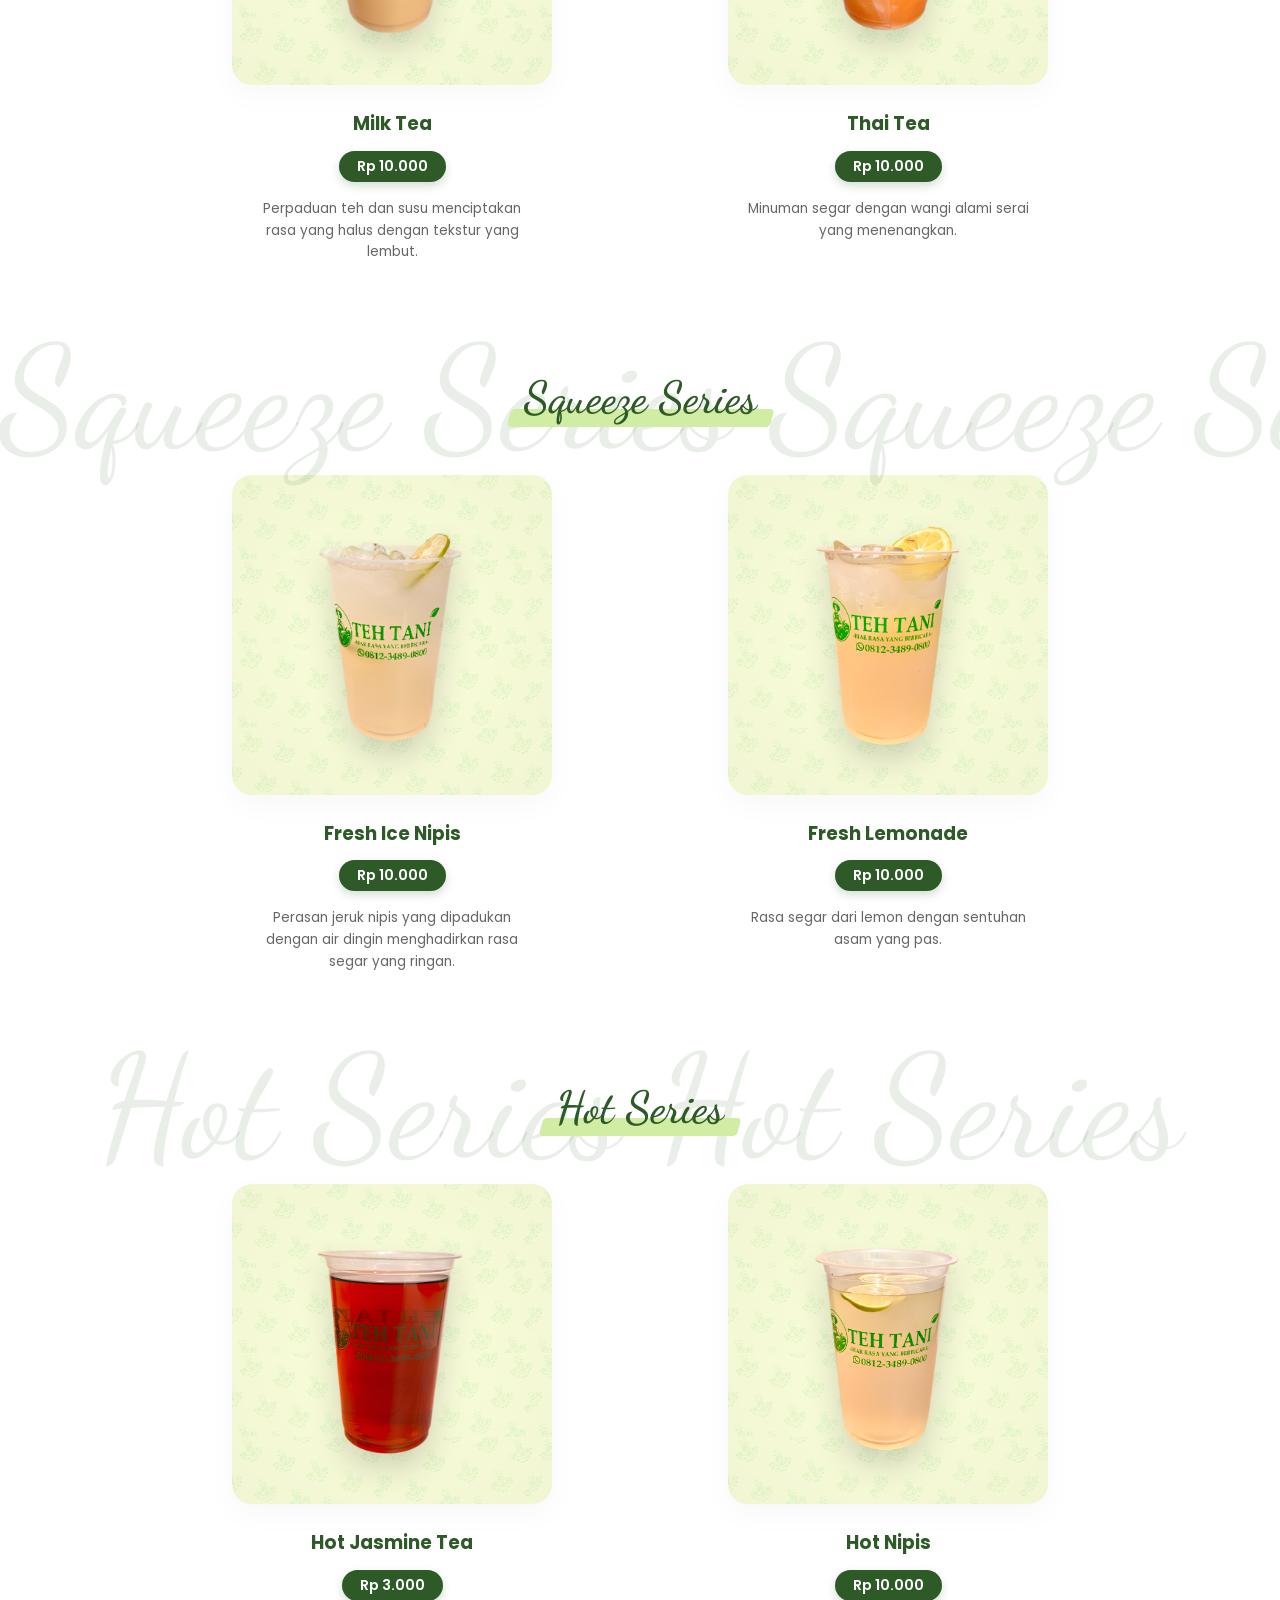
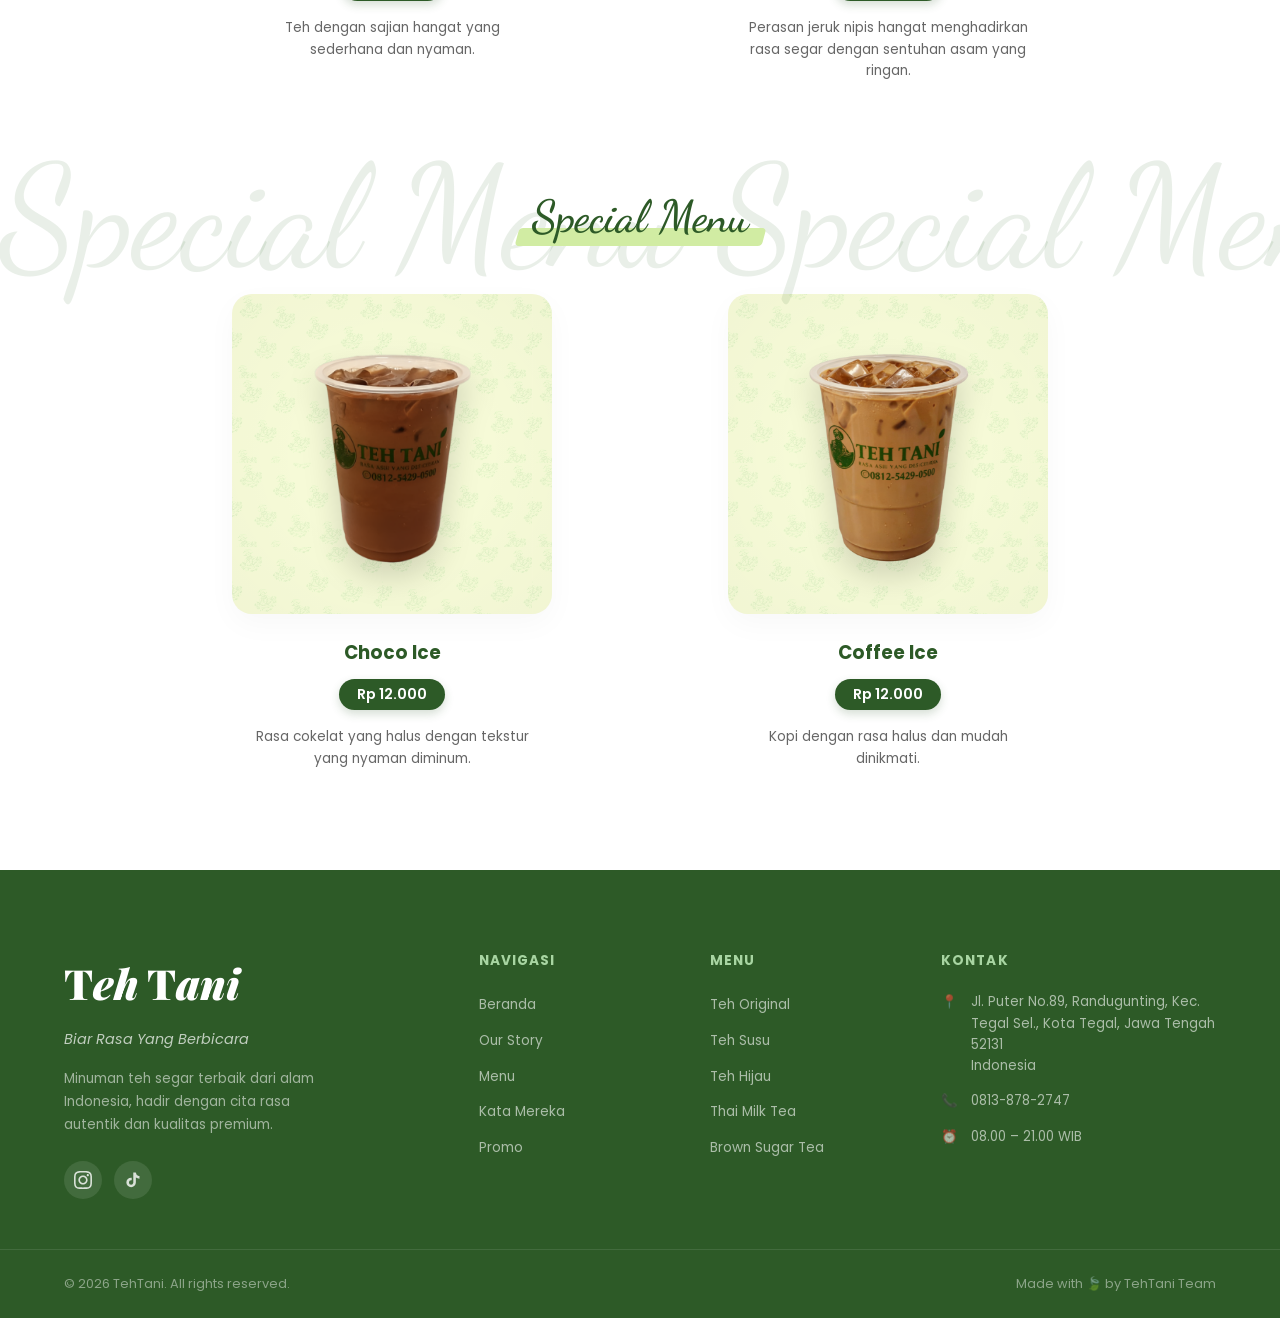
<file: menu.html>
<!DOCTYPE html>
<html lang="id">

<head>
    <meta charset="UTF-8" />
    <meta name="viewport" content="width=device-width, initial-scale=1.0" />
    <title>Menu – Teh Tani</title>
    <meta name="description"
        content="Lihat berbagai pilihan menu minuman teh segar dan premium dari Teh Tani. Dari Tea Series, Signature Series, Hot Series, hingga Special Menu." />
    <link rel="preconnect" href="https://fonts.googleapis.com" />
    <link rel="preconnect" href="https://fonts.gstatic.com" crossorigin />
    <link
        href="https://fonts.googleapis.com/css2?family=Dancing+Script:wght@400;500;600;700&family=Playfair+Display:ital,wght@0,400;0,500;0,600;0,700;0,800;1,400;1,700&family=Poppins:wght@300;400;500;600;700&family=Pacifico&display=swap"
        rel="stylesheet" />
    <link rel="stylesheet" href="style.css" />
    <link rel="icon" href="images/logo_navbar.png" type="image/png" />
    <style>
        /* ── Page-specific styles for menu.html ── */

        /* ── MENU HERO ── */
        .menu-hero {
            background: #317e18;
            /* Matched exactly to the image background green */
            position: relative;
            padding-top: 130px;
            padding-bottom: clamp(200px, 25vw, 380px);
            text-align: center;
            color: #fff;
            overflow: hidden;
        }

        .menu-hero-content {
            position: relative;
            z-index: 2;
            animation: heroFadeDown 0.8s ease forwards;
            opacity: 0;
            transform: translateY(-20px);
        }

        @keyframes heroFadeDown {
            to {
                opacity: 1;
                transform: translateY(0);
            }
        }

        .menu-hero-script {
            font-family: 'Dancing Script', cursive;
            font-size: 5rem;
            font-weight: 400;
            color: #fff;
            margin-bottom: -15px;
        }

        .menu-hero-bold {
            font-family: var(--font-body);
            font-size: 4rem;
            font-weight: 700;
            color: #fff;
            letter-spacing: 0.05em;
        }

        .menu-hero-wave {
            position: absolute;
            bottom: -2px;
            left: -10%;
            width: 120%;
            height: clamp(200px, 40vw, 450px);
            background: url('images/hero_menu.png.jpg') no-repeat bottom center;
            background-size: 100% auto;
            z-index: 1;
        }

        /* ── MENU CONTENT ── */
        .menu-main {
            background: #ffffff;
            padding-bottom: 100px;
            overflow-x: hidden;
        }

        .menu-watermark-container {
            position: relative;
            text-align: center;
            margin: 80px 0 40px;
            z-index: 1;
        }

        .menu-watermark {
            font-family: 'Dancing Script', cursive;
            font-size: clamp(4rem, 12vw, 9rem);
            color: rgba(74, 124, 64, 0.12);
            /* Increased opacity for more visibility */
            white-space: nowrap;
            position: absolute;
            top: 50%;
            left: 50%;
            transform: translate(-50%, -50%);
            pointer-events: none;
            z-index: -1;
            width: 100%;
        }

        .menu-category-title {
            font-family: 'Dancing Script', cursive;
            font-size: 2.8rem;
            color: var(--green-dark);
            display: inline-block;
            position: relative;
            padding: 0 15px;
            font-weight: 600;
        }

        .menu-category-title::before {
            content: '';
            position: absolute;
            bottom: 8px;
            left: 0;
            width: 100%;
            height: 18px;
            background: #d1eca3;
            z-index: -1;
            transform: skew(-15deg);
            border-radius: 4px;
        }

        .menu-grid {
            display: grid;
            grid-template-columns: repeat(auto-fit, minmax(260px, 1fr));
            gap: 40px;
            max-width: 1000px;
            margin: 0 auto;
            padding: 0 24px;
            justify-content: center;
        }

        /* Specifically center items when they are fewer than the max row items */
        .menu-grid.centered-row {
            display: flex;
            flex-wrap: wrap;
            justify-content: center;
        }

        .menu-grid.centered-row .menu-card {
            width: 100%;
            max-width: 320px; /* Increased to match normal grid items on mobile */
        }

        .menu-card {
            text-align: center;
            display: flex;
            flex-direction: column;
            align-items: center;
            opacity: 0;
            transform: translateY(30px);
            transition: opacity 0.6s ease, transform 0.6s ease;
            max-width: 320px; /* Added universal max-width */
            margin: 0 auto;
        }

        .menu-card.visible {
            opacity: 1;
            transform: translateY(0);
        }

        .menu-img-wrap {
            background: #fbfaf6;
            background-image: url('images/hero_bg_pattern.png');
            background-size: 150px;
            background-blend-mode: darken;
            border-radius: 20px;
            padding: 20px;
            width: 100%;
            aspect-ratio: 1;
            display: flex;
            justify-content: center;
            align-items: center;
            margin-bottom: 24px;
            box-shadow: 0 10px 30px rgba(0, 0, 0, 0.03);
            border: none;
            position: relative;
            overflow: hidden;
        }

        /* Subtle inner gradient for paper effect */
        .menu-img-wrap::after {
            content: '';
            position: absolute;
            top: 0;
            left: 0;
            right: 0;
            bottom: 0;
            background: radial-gradient(circle at center, transparent 40%, rgba(0, 0, 0, 0.02) 100%);
            pointer-events: none;
        }

        .menu-img-wrap img {
            height: 85%;
            width: auto;
            object-fit: contain;
            transition: transform 0.4s cubic-bezier(0.175, 0.885, 0.32, 1.275);
            filter: drop-shadow(0 15px 15px rgba(0, 0, 0, 0.15));
            z-index: 2;
        }

        .menu-card:hover .menu-img-wrap img {
            transform: scale(1.1) rotate(3deg);
        }

        .menu-title {
            font-family: var(--font-body);
            font-weight: 700;
            color: var(--green-dark);
            font-size: 1.15rem;
            margin-bottom: 12px;
        }

        .menu-price {
            background: var(--green-dark);
            color: #fff;
            padding: 4px 18px;
            border-radius: 20px;
            font-size: 0.9rem;
            font-weight: 600;
            margin-bottom: 16px;
            display: inline-block;
            box-shadow: 0 4px 10px rgba(45, 90, 39, 0.2);
            transition: background 0.3s ease;
        }

        .menu-card:hover .menu-price {
            background: var(--green-main);
        }

        .menu-desc {
            font-size: 0.85rem;
            color: #666;
            line-height: 1.6;
            padding: 0 15px;
        }



        /* ── RESPONSIVE ── */
        @media (max-width: 768px) {
            .menu-hero {
                padding-top: 120px;
                padding-bottom: clamp(200px, 40vw, 280px);
            }

            .menu-hero-script {
                font-size: 3.5rem;
            }

            .menu-hero-bold {
                font-size: 2.2rem;
            }

            .menu-watermark-container {
                margin: 60px 0 30px;
            }

            .menu-category-title {
                font-size: 2.2rem;
            }
        }
    </style>
</head>

<body>

    <!-- ========== NAVBAR ========== -->
    <nav class="navbar" id="navbar">
        <div class="nav-container">
            <a href="index.html" class="nav-logo">
                <img src="images/logo_navbar.png" alt="Teh Tani Icon" class="nav-logo-icon" />
                <span class="nav-logo-text">
                    <span class="logo-teh">T<i>eh</i></span> <span class="logo-tani">T<i>ani</i></span>
                </span>
            </a>
            <ul class="nav-links" id="navLinks">
                <li><a href="index.html#beranda">Beranda</a></li>
                <li><a href="our-story.html">Our Story</a></li>
                <li><a href="index.html#kata-mereka">Kata Mereka</a></li>
                <li><a href="menu.html" style="color:var(--green-dark);font-weight:700;">Menu</a></li>
                <li><a href="index.html#promo">Promo</a></li>
                <li><a href="index.html#kontak">Kontak</a></li>
            </ul>
            <button class="nav-hamburger" id="hamburger" aria-label="Menu">
                <span></span><span></span><span></span>
            </button>
        </div>
    </nav>

    <!-- ========== MENU HERO ========== -->
    <section class="menu-hero">
        <div class="menu-hero-content">
            <h1 class="menu-hero-script">Menu</h1>
            <h2 class="menu-hero-bold">Teh Tani</h2>
        </div>
        <div class="menu-hero-wave"></div>
    </section>

    <!-- ========== MENU CONTENT ========== -->
    <main class="menu-main">

        <!-- CATEGORY 1: Tea Series -->
        <div class="menu-watermark-container">
            <div class="menu-watermark">Tea Series Tea Series</div>
            <h2 class="menu-category-title">Tea Series</h2>
        </div>

        <div class="menu-grid">
            <div class="menu-card">
                <div class="menu-img-wrap">
                    <img src="images/menu1.png" alt="Big Jasmine Tea" />
                </div>
                <h3 class="menu-title">Big Ice Jasmine Tea</h3>
                <span class="menu-price">Rp 3.000</span>
                <p class="menu-desc">Rasa teh yang ringan dengan sentuhan aroma melati yang lembut dan menyegarkan.</p>
            </div>
            <div class="menu-card">
                <div class="menu-img-wrap">
                    <img src="images/menu4.png" alt="Lemongrass Tea" />
                </div>
                <h3 class="menu-title">Lemongrass Tea</h3>
                <span class="menu-price">Rp 8.000</span>
                <p class="menu-desc">Minuman segar dengan wangi alami serai yang menenangkan.</p>
            </div>
            <div class="menu-card">
                <div class="menu-img-wrap">
                    <img src="images/menu3.png" alt="Lemon Tea" />
                </div>
                <h3 class="menu-title">Lemon Tea</h3>
                <span class="menu-price">Rp 8.000</span>
                <p class="menu-desc">Teh dan lemon dengan rasa yang seimbang dan mudah dinikmati.</p>
            </div>
        </div>
        <div class="menu-grid centered-row" style="margin-top: 40px;">
            <div class="menu-card">
                <div class="menu-img-wrap">
                    <img src="images/menu5.png" alt="Milk Tea" />
                </div>
                <h3 class="menu-title">Milk Tea</h3>
                <span class="menu-price">Rp 10.000</span>
                <p class="menu-desc">Perpaduan teh dan susu menciptakan rasa yang halus dengan tekstur yang lembut.</p>
            </div>
            <div class="menu-card">
                <div class="menu-img-wrap">
                    <img src="images/menu2.png" alt="Thai Tea" />
                </div>
                <h3 class="menu-title">Thai Tea</h3>
                <span class="menu-price">Rp 10.000</span>
                <p class="menu-desc">Minuman segar dengan wangi alami serai yang menenangkan.</p>
            </div>
        </div>

        <!-- CATEGORY 2: Signature Series -->
        <div class="menu-watermark-container" style="margin-top: 100px;">
            <div class="menu-watermark">Squeeze Series Squeeze Ser</div>
            <h2 class="menu-category-title">Squeeze Series</h2>
        </div>

        <div class="menu-grid centered-row">
            <div class="menu-card">
                <div class="menu-img-wrap">
                    <img src="images/menu7.png" alt="Fresh Ice Nipis" />
                </div>
                <h3 class="menu-title">Fresh Ice Nipis</h3>
                <span class="menu-price">Rp 10.000</span>
                <p class="menu-desc">Perasan jeruk nipis yang dipadukan dengan air dingin menghadirkan rasa segar yang
                    ringan.</p>
            </div>
            <div class="menu-card">
                <div class="menu-img-wrap">
                    <img src="images/menu6.png" alt="Fresh Lemonade" />
                </div>
                <h3 class="menu-title">Fresh Lemonade</h3>
                <span class="menu-price">Rp 10.000</span>
                <p class="menu-desc">Rasa segar dari lemon dengan sentuhan asam yang pas.</p>
            </div>
        </div>

        <!-- CATEGORY 3: Hot Series -->
        <div class="menu-watermark-container" style="margin-top: 100px;">
            <div class="menu-watermark">Hot Series Hot Series</div>
            <h2 class="menu-category-title">Hot Series</h2>
        </div>

        <div class="menu-grid centered-row">
            <div class="menu-card">
                <div class="menu-img-wrap">
                    <img src="images/menu11.png" alt="Hot Panas" />
                </div>
                <h3 class="menu-title">Hot Jasmine Tea</h3>
                <span class="menu-price">Rp 3.000</span>
                <p class="menu-desc">Teh dengan sajian hangat yang sederhana dan nyaman.</p>
            </div>
            <div class="menu-card">
                <div class="menu-img-wrap">
                    <img src="images/menu8.png" alt="Hot Nipis" />
                </div>
                <h3 class="menu-title">Hot Nipis</h3>
                <span class="menu-price">Rp 10.000</span>
                <p class="menu-desc">Perasan jeruk nipis hangat menghadirkan rasa segar dengan sentuhan asam yang
                    ringan.</p>
            </div>
        </div>

        <!-- CATEGORY 4: Special Menu -->
        <div class="menu-watermark-container" style="margin-top: 100px;">
            <div class="menu-watermark">Special Menu Special Men</div>
            <h2 class="menu-category-title">Special Menu</h2>
        </div>

        <div class="menu-grid centered-row">
            <div class="menu-card">
                <div class="menu-img-wrap">
                    <img src="images/menu9.png" alt="Choco Ice" />
                </div>
                <h3 class="menu-title">Choco Ice</h3>
                <span class="menu-price">Rp 12.000</span>
                <p class="menu-desc">Rasa cokelat yang halus dengan tekstur yang nyaman diminum.</p>
            </div>
            <div class="menu-card">
                <div class="menu-img-wrap">
                    <img src="images/menu10.png" alt="Hot Choco" />
                </div>
                <h3 class="menu-title">Coffee Ice</h3>
                <span class="menu-price">Rp 12.000</span>
                <p class="menu-desc">Kopi dengan rasa halus dan mudah dinikmati.</p>
            </div>
        </div>

    </main>



    <!-- ========== FOOTER ========== -->
    <footer class="footer" id="kontak">
        <div class="footer-top">
            <div class="footer-container">
                <div class="footer-brand">
                    <a href="index.html" class="footer-logo">
                        <span class="logo-teh">T<i>eh</i></span> <span class="logo-tani">T<i>ani</i></span>
                    </a>
                    <p class="footer-tagline">Biar Rasa Yang Berbicara</p>
                    <p class="footer-desc">Minuman teh segar terbaik dari alam Indonesia, hadir dengan cita rasa
                        autentik dan
                        kualitas premium.</p>
                    <div class="footer-social">
                        <a href="https://instagram.com/tehtaniofficial" target="_blank" aria-label="Instagram"
                            class="social-link">
                            <svg width="18" height="18" viewBox="0 0 24 24" fill="currentColor">
                                <path
                                    d="M12 2.163c3.204 0 3.584.012 4.85.07 3.252.148 4.771 1.691 4.919 4.919.058 1.265.069 1.645.069 4.849 0 3.205-.012 3.584-.069 4.849-.149 3.225-1.664 4.771-4.919 4.919-1.266.058-1.644.07-4.85.07-3.204 0-3.584-.012-4.849-.07-3.26-.149-4.771-1.699-4.919-4.92-.058-1.265-.07-1.644-.07-4.849 0-3.204.013-3.583.07-4.849.149-3.227 1.664-4.771 4.919-4.919 1.266-.057 1.645-.069 4.849-.069zm0-2.163c-3.259 0-3.667.014-4.947.072-4.358.2-6.78 2.618-6.98 6.98-.059 1.281-.073 1.689-.073 4.948 0 3.259.014 3.668.072 4.948.2 4.358 2.618 6.78 6.98 6.98 1.281.058 1.689.072 4.948.072 3.259 0 3.668-.014 4.948-.072 4.354-.2 6.782-2.618 6.979-6.98.059-1.28.073-1.689.073-4.948 0-3.259-.014-3.667-.072-4.947-.196-4.354-2.617-6.78-6.979-6.98-1.281-.059-1.69-.073-4.949-.073zm0 5.838c-3.403 0-6.162 2.759-6.162 6.162s2.759 6.163 6.162 6.163 6.162-2.759 6.162-6.163c0-3.403-2.759-6.162-6.162-6.162zm0 10.162c-2.209 0-4-1.79-4-4 0-2.209 1.791-4 4-4s4 1.791 4 4c0 2.21-1.791 4-4 4zm6.406-11.845c-.796 0-1.441.645-1.441 1.44s.645 1.44 1.441 1.44c.795 0 1.439-.645 1.439-1.44s-.644-1.44-1.439-1.44z" />
                            </svg>
                        </a>
                        <a href="#" target="_blank" aria-label="TikTok" class="social-link">
                            <svg width="18" height="18" viewBox="0 0 24 24" fill="currentColor">
                                <path
                                    d="M19.59 6.69a4.83 4.83 0 01-3.77-4.25V2h-3.45v13.67a2.89 2.89 0 01-2.88 2.5 2.89 2.89 0 01-2.89-2.89 2.89 2.89 0 012.89-2.89c.28 0 .54.04.79.1V9.01a6.27 6.27 0 00-.79-.05 6.34 6.34 0 00-6.34 6.34 6.34 6.34 0 006.34 6.34 6.34 6.34 0 006.33-6.34V8.69a8.26 8.26 0 004.83 1.55V6.79a4.85 4.85 0 01-1.06-.1z" />
                            </svg>
                        </a>
                    </div>
                </div>

                <div class="footer-links">
                    <h4>Navigasi</h4>
                    <ul>
                        <li><a href="index.html#beranda">Beranda</a></li>
                        <li><a href="our-story.html">Our Story</a></li>
                        <li><a href="menu.html">Menu</a></li>
                        <li><a href="index.html#kata-mereka">Kata Mereka</a></li>
                        <li><a href="index.html#promo">Promo</a></li>
                    </ul>
                </div>

                <div class="footer-links">
                    <h4>Menu</h4>
                    <ul>
                        <li><a href="#">Teh Original</a></li>
                        <li><a href="#">Teh Susu</a></li>
                        <li><a href="#">Teh Hijau</a></li>
                        <li><a href="#">Thai Milk Tea</a></li>
                        <li><a href="#">Brown Sugar Tea</a></li>
                    </ul>
                </div>

                <div class="footer-contact">
                    <h4>Kontak</h4>
                    <ul>
                        <li>
                            <span>📍</span>
                            <span>Jl. Puter No.89, Randugunting, Kec. Tegal Sel., Kota Tegal, Jawa Tengah
                                52131<br />Indonesia</span>
                        </li>
                        <li>
                            <span>📞</span>
                            <span>0813-878-2747</span>
                        </li>
                        <li>
                            <span>⏰</span>
                            <span>08.00 – 21.00 WIB</span>
                        </li>
                    </ul>
                </div>
            </div>
        </div>
        <div class="footer-bottom">
            <div class="footer-container">
                <p>© 2026 TehTani. All rights reserved.</p>
                <p>Made with 🍃 by TehTani Team</p>
            </div>
        </div>
    </footer>

    <!-- ========== BACK TO TOP ========== -->
    <button class="back-to-top" id="backToTop" aria-label="Back to top">↑</button>

    <script>
        // Navbar scroll + hamburger + backToTop logic
        const navbar = document.getElementById('navbar');
        const hamburger = document.getElementById('hamburger');
        const navLinks = document.getElementById('navLinks');
        const backToTop = document.getElementById('backToTop');

        window.addEventListener('scroll', () => {
            if (window.scrollY > 60) {
                navbar.classList.add('scrolled');
                backToTop.classList.add('visible');
            } else {
                navbar.classList.remove('scrolled');
                backToTop.classList.remove('visible');
            }
        }, { passive: true });

        hamburger.addEventListener('click', () => {
            hamburger.classList.toggle('active');
            navLinks.classList.toggle('open');
        });

        navLinks.querySelectorAll('a').forEach(link => {
            link.addEventListener('click', () => {
                hamburger.classList.remove('active');
                navLinks.classList.remove('open');
            });
        });

        backToTop.addEventListener('click', () => {
            window.scrollTo({ top: 0, behavior: 'smooth' });
        });

        // Simple Scroll Reveal Animation for Menu Cards
        const menuCards = document.querySelectorAll('.menu-card');
        const observer = new IntersectionObserver((entries) => {
            entries.forEach(entry => {
                if (entry.isIntersecting) {
                    entry.target.classList.add('visible');
                    observer.unobserve(entry.target);
                }
            });
        }, { threshold: 0.1 });

        menuCards.forEach((card, index) => {
            // Add a small stagger delay per row if needed
            card.style.transitionDelay = `${(index % 3) * 0.15}s`;
            observer.observe(card);
        });
    </script>
</body>

</html>
</file>
<file: style.css>
/* ========== RESET & VARIABLES ========== */
*,
*::before,
*::after {
  box-sizing: border-box;
  margin: 0;
  padding: 0;
}

:root {
  --green-dark: #2d5a27;
  --green-main: #4a7c40;
  --green-mid: #6aa84f;
  --green-light: #a8d5a2;
  --green-pale: #e8f5e3;
  --green-bg: #f0f7ec;
  --yellow-main: #f0c040;
  --yellow-light: #fff8e1;
  --brown-tea: #c47d3b;
  --cream: #faf6f0;
  --white: #ffffff;
  --text-dark: #1c2b1a;
  --text-mid: #3d5c36;
  --text-light: #6b8a62;
  --shadow-sm: 0 2px 8px rgba(45, 90, 39, 0.12);
  --shadow-md: 0 8px 24px rgba(45, 90, 39, 0.16);
  --shadow-lg: 0 16px 48px rgba(45, 90, 39, 0.2);
  --radius-sm: 8px;
  --radius-md: 16px;
  --radius-lg: 24px;
  --radius-xl: 40px;
  --transition: all 0.35s cubic-bezier(0.4, 0, 0.2, 1);
  --font-body: 'Poppins', sans-serif;
  --font-display: 'Playfair Display', serif;
}

html {
  scroll-behavior: smooth;
  font-size: 16px;
  overflow-x: hidden;
  width: 100%;
}

body {
  font-family: var(--font-body);
  color: var(--text-dark);
  background: var(--white);
  line-height: 1.6;
  overflow-x: hidden;
  width: 100%;
}

img {
  max-width: 100%;
  display: block;
}

a {
  text-decoration: none;
  color: inherit;
}

ul {
  list-style: none;
}

/* ========== SCROLL BAR ========== */
::-webkit-scrollbar {
  width: 6px;
}

::-webkit-scrollbar-track {
  background: var(--green-pale);
}

::-webkit-scrollbar-thumb {
  background: var(--green-mid);
  border-radius: 4px;
}

/* ========== BUTTONS ========== */
.btn {
  display: inline-flex;
  align-items: center;
  gap: 8px;
  padding: 13px 28px;
  border-radius: var(--radius-xl);
  font-family: var(--font-body);
  font-weight: 600;
  font-size: 0.9rem;
  cursor: pointer;
  border: none;
  transition: var(--transition);
  letter-spacing: 0.02em;
}

.btn-arrow {
  transition: transform 0.3s ease;
}

.btn:hover .btn-arrow {
  transform: translateX(4px);
}

.btn-primary {
  background: linear-gradient(135deg, var(--green-main), var(--green-dark));
  color: var(--white);
  box-shadow: 0 4px 20px rgba(74, 124, 64, 0.4);
}

.btn-primary:hover {
  transform: translateY(-2px);
  box-shadow: 0 8px 28px rgba(74, 124, 64, 0.5);
}

.btn-outline {
  background: transparent;
  color: var(--green-dark);
  border: 2px solid var(--green-main);
}

.btn-outline:hover {
  background: var(--green-main);
  color: var(--white);
  transform: translateY(-2px);
}

.btn-green {
  background: var(--green-main);
  color: var(--white);
  box-shadow: var(--shadow-sm);
}

.btn-green:hover {
  background: var(--green-dark);
  transform: translateY(-2px);
  box-shadow: var(--shadow-md);
}

.btn-white {
  background: var(--white);
  color: var(--green-dark);
  box-shadow: 0 4px 20px rgba(255, 255, 255, 0.3);
}

.btn-white:hover {
  background: var(--green-pale);
  transform: translateY(-2px);
}

.btn-outline-green {
  background: transparent;
  color: var(--green-main);
  border: 2px solid var(--green-main);
}

.btn-outline-green:hover {
  background: var(--green-main);
  color: var(--white);
  transform: translateY(-2px);
}

.btn-instagram {
  background: linear-gradient(45deg, #f09433, #e6683c, #dc2743, #cc2366, #bc1888);
  color: var(--white);
  box-shadow: 0 4px 20px rgba(220, 39, 67, 0.35);
}

.btn-instagram:hover {
  transform: translateY(-2px);
  box-shadow: 0 8px 28px rgba(220, 39, 67, 0.45);
}

/* ========== SECTION UTILS ========== */
.section-container {
  max-width: 1200px;
  margin: 0 auto;
  padding: 0 24px;
}

.section-header {
  text-align: center;
  margin-bottom: 56px;
}

.section-label {
  display: inline-block;
  background: var(--green-pale);
  color: var(--green-dark);
  padding: 6px 18px;
  border-radius: var(--radius-xl);
  font-size: 0.78rem;
  font-weight: 600;
  letter-spacing: 0.1em;
  text-transform: uppercase;
  margin-bottom: 14px;
}

.label-yellow {
  background: var(--yellow-light);
  color: #8b6914;
}

.label-orange {
  background: #fff3e0;
  color: #b55a00;
}

.section-title {
  font-family: var(--font-display);
  font-size: clamp(2rem, 4vw, 2.8rem);
  color: var(--text-dark);
  line-height: 1.2;
  margin-bottom: 14px;
}

.section-title em {
  font-style: italic;
  color: var(--green-main);
}

.section-subtitle {
  color: var(--text-light);
  font-size: 0.95rem;
  max-width: 520px;
  margin: 0 auto;
}

/* AOS Animation classes (lightweight inline version) */
[data-aos] {
  opacity: 0;
  transform: translateY(30px);
  transition: opacity 0.7s ease, transform 0.7s ease;
}

[data-aos="fade-right"] {
  transform: translateX(-40px);
}

[data-aos="fade-left"] {
  transform: translateX(40px);
}

[data-aos].aos-animate {
  opacity: 1;
  transform: translate(0, 0);
}

/* ========== NAVBAR ========== */
.navbar {
  position: fixed;
  top: 0;
  left: 0;
  right: 0;
  z-index: 1000;
  background: rgba(255, 255, 255, 0.92);
  backdrop-filter: blur(20px);
  -webkit-backdrop-filter: blur(20px);
  border-bottom: 1px solid rgba(74, 124, 64, 0.1);
  transition: var(--transition);
}

.navbar.scrolled {
  box-shadow: var(--shadow-sm);
}

.nav-container {
  max-width: 1200px;
  margin: 0 auto;
  padding: 0 24px;
  height: 72px;
  display: flex;
  align-items: center;
  justify-content: space-between;
}

.nav-logo {
  font-family: var(--font-display);
  font-size: 2.2rem;
  font-weight: 900;
  font-style: normal;
  letter-spacing: -0.01em;
  display: flex;
  align-items: center;
  gap: 12px;
}

.nav-logo-icon {
  height: 48px;
  width: auto;
  object-fit: contain;
}

.nav-logo i,
.footer-logo i {
  font-style: italic;
}

.logo-teh,
.logo-tani {
  color: var(--green-dark);
}

.nav-links {
  display: flex;
  align-items: center;
  gap: 36px;
}

.nav-links a {
  font-size: 0.88rem;
  font-weight: 500;
  color: var(--text-mid);
  position: relative;
  padding-bottom: 4px;
  transition: color 0.25s;
}

.nav-links a::after {
  content: '';
  position: absolute;
  bottom: 0;
  left: 0;
  width: 0;
  height: 2px;
  background: var(--green-main);
  border-radius: 2px;
  transition: width 0.3s ease;
}

.nav-links a:hover {
  color: var(--green-dark);
}

.nav-links a:hover::after {
  width: 100%;
}

.nav-hamburger {
  display: none;
  flex-direction: column;
  gap: 5px;
  background: none;
  border: none;
  cursor: pointer;
  padding: 6px;
}

.nav-hamburger span {
  display: block;
  width: 24px;
  height: 2px;
  background: var(--green-dark);
  border-radius: 2px;
  transition: var(--transition);
}

.nav-hamburger.active span:nth-child(1) {
  transform: translateY(7px) rotate(45deg);
}

.nav-hamburger.active span:nth-child(2) {
  opacity: 0;
}

.nav-hamburger.active span:nth-child(3) {
  transform: translateY(-7px) rotate(-45deg);
}

/* ========== HERO SECTION ========== */
.hero {
  min-height: 100vh;
  padding-top: 72px;
  background: url('images/hero_bg_pattern.png');
  background-size: 500px;
  background-repeat: repeat;
  position: relative;
  display: flex;
  align-items: center;
  overflow: hidden;
}

.hero-bg-decor {
  position: absolute;
  inset: 0;
  pointer-events: none;
}

.decor-circle {
  position: absolute;
  border-radius: 50%;
  background: radial-gradient(circle, rgba(74, 124, 64, 0.12), transparent 70%);
}

.decor-circle-1 {
  width: 600px;
  height: 600px;
  top: -100px;
  right: -150px;
}

.decor-circle-2 {
  width: 400px;
  height: 400px;
  bottom: -100px;
  left: -100px;
}

.decor-leaf {
  position: absolute;
  font-size: 3rem;
  opacity: 0.15;
  animation: floatLeaf 6s ease-in-out infinite;
}

.decor-leaf-1 {
  top: 20%;
  right: 5%;
  animation-delay: 0s;
}

.decor-leaf-2 {
  bottom: 20%;
  left: 5%;
  animation-delay: 3s;
}

@keyframes floatLeaf {

  0%,
  100% {
    transform: translateY(0) rotate(0deg);
  }

  50% {
    transform: translateY(-20px) rotate(10deg);
  }
}

.hero-content {
  max-width: 1200px;
  margin: 0 auto;
  padding: 80px 24px;
  display: grid;
  grid-template-columns: 1fr 1fr;
  align-items: center;
  gap: 60px;
  width: 100%;
}

.hero-tagline {
  font-size: 0.82rem;
  font-weight: 600;
  color: var(--green-main);
  letter-spacing: 0.12em;
  text-transform: uppercase;
  margin-bottom: 16px;
  display: flex;
  align-items: center;
  gap: 8px;
}

.hero-tagline::before {
  content: '';
  display: inline-block;
  width: 32px;
  height: 2px;
  background: var(--green-main);
  border-radius: 2px;
}

.hero-title {
  font-family: var(--font-display);
  font-size: clamp(2.8rem, 5.5vw, 4.2rem);
  line-height: 1.12;
  color: var(--text-dark);
  margin-bottom: 22px;
}

.hero-title em {
  font-style: italic;
  color: var(--green-main);
  display: block;
}

.hero-desc {
  color: var(--text-light);
  font-size: 1rem;
  line-height: 1.8;
  margin-bottom: 36px;
  max-width: 480px;
}

.hero-buttons {
  display: flex;
  gap: 16px;
  flex-wrap: wrap;
}

/* Hero Image */
.hero-image {
  position: relative;
  display: flex;
  justify-content: center;
}

.hero-img-wrapper {
  position: relative;
  display: inline-block;
}

.hero-drink-img {
  width: clamp(260px, 35vw, 420px);
  height: auto;
  filter: drop-shadow(0 24px 48px rgba(45, 90, 39, 0.25));
  animation: heroFloat 4s ease-in-out infinite;
  position: relative;
  z-index: 2;
}

@keyframes heroFloat {

  0%,
  100% {
    transform: translateY(0);
  }

  50% {
    transform: translateY(-18px);
  }
}

.hero-badge {
  position: absolute;
  top: 10%;
  right: -20px;
  background: var(--yellow-main);
  border-radius: 50%;
  width: 85px;
  height: 85px;
  display: flex;
  flex-direction: column;
  align-items: center;
  justify-content: center;
  text-align: center;
  box-shadow: 0 4px 20px rgba(240, 192, 64, 0.5);
  z-index: 3;
  animation: badgePulse 2s ease-in-out infinite;
}

.badge-icon {
  font-size: 1.2rem;
}

.badge-text {
  font-size: 0.65rem;
  font-weight: 700;
  color: var(--green-dark);
  line-height: 1.2;
}

@keyframes badgePulse {

  0%,
  100% {
    transform: scale(1) rotate(-5deg);
  }

  50% {
    transform: scale(1.05) rotate(0deg);
  }
}

.hero-float-card {
  position: absolute;
  bottom: 10%;
  left: -30px;
  background: var(--white);
  border-radius: var(--radius-md);
  padding: 12px 18px;
  display: flex;
  align-items: center;
  gap: 12px;
  box-shadow: var(--shadow-md);
  z-index: 3;
  animation: floatCard 3s ease-in-out infinite;
  animation-delay: 1s;
}

.float-emoji {
  font-size: 1.6rem;
}

.float-title {
  font-weight: 700;
  font-size: 0.85rem;
  color: var(--text-dark);
}

.float-sub {
  font-size: 0.72rem;
  color: var(--text-light);
}

@keyframes floatCard {

  0%,
  100% {
    transform: translateY(0);
  }

  50% {
    transform: translateY(-8px);
  }
}

.hero-scroll-indicator {
  position: absolute;
  bottom: 32px;
  left: 50%;
  transform: translateX(-50%);
  display: flex;
  flex-direction: column;
  align-items: center;
  gap: 8px;
  color: var(--text-light);
  font-size: 0.72rem;
  letter-spacing: 0.1em;
  text-transform: uppercase;
}

.scroll-line {
  width: 1px;
  height: 40px;
  background: linear-gradient(to bottom, var(--green-light), transparent);
  animation: scrollPulse 1.5s ease-in-out infinite;
}

@keyframes scrollPulse {

  0%,
  100% {
    opacity: 1;
    transform: scaleY(1);
  }

  50% {
    opacity: 0.4;
    transform: scaleY(0.7);
  }
}

/* ========== OUR STORY SECTION ========== */
.our-story {
  padding: 100px 0;
  background: var(--white);
  position: relative;
}

.story-decor-top {
  position: absolute;
  top: 0;
  left: 0;
  right: 0;
  height: 60px;
  background: linear-gradient(to bottom, var(--green-bg), transparent);
}

.story-decor-bottom {
  position: absolute;
  bottom: 0;
  left: 0;
  right: 0;
  height: 60px;
  background: linear-gradient(to top, var(--green-pale), transparent);
}

.story-inner {
  display: grid;
  grid-template-columns: 1fr 1.4fr;
  align-items: center;
  gap: 80px;
}

.story-image-wrap {
  position: relative;
  display: flex;
  justify-content: center;
}

.story-img-circle {
  width: 300px;
  height: 300px;
  border-radius: 50%;
  overflow: hidden;
  border: 6px solid var(--green-light);
  box-shadow: var(--shadow-lg);
  position: relative;
  z-index: 2;
}

.story-img-circle img {
  width: 100%;
  height: 100%;
  object-fit: cover;
}

.story-img-ring {
  position: absolute;
  width: 340px;
  height: 340px;
  border-radius: 50%;
  border: 3px dashed var(--green-light);
  top: 50%;
  left: 50%;
  transform: translate(-50%, -50%);
  animation: ringRotate 20s linear infinite;
  z-index: 1;
}

@keyframes ringRotate {
  from {
    transform: translate(-50%, -50%) rotate(0deg);
  }

  to {
    transform: translate(-50%, -50%) rotate(360deg);
  }
}

.story-content .section-label {
  margin-bottom: 10px;
}

.story-content .section-title {
  text-align: left;
  margin-bottom: 4px;
}

.story-divider {
  color: var(--green-light);
  font-size: 1.2rem;
  margin: 16px 0;
}

.story-text {
  color: var(--text-light);
  font-size: 0.95rem;
  line-height: 1.85;
  margin-bottom: 16px;
}

/* ========== KATA MEREKA SECTION ========== */
.kata-mereka {
  padding: 100px 0;
  background: var(--green-pale);
  position: relative;
  overflow: hidden;
}

.kata-mereka::before {
  content: '🍃';
  position: absolute;
  font-size: 8rem;
  opacity: 0.06;
  top: -20px;
  right: -20px;
}

/* Kata Mereka Cards Grid */
.km-cards-grid {
  display: grid;
  grid-template-columns: repeat(4, 1fr);
  gap: 24px;
}

.km-card {
  background: var(--white);
  border-radius: var(--radius-lg);
  overflow: hidden;
  box-shadow: var(--shadow-sm);
  transition: var(--transition);
}

.km-card:hover {
  transform: translateY(-8px);
  box-shadow: var(--shadow-md);
}

.km-card-img {
  position: relative;
  height: 320px;
  overflow: hidden;
  background: var(--green-pale);
}

.km-card-img img {
  width: 100%;
  height: 100%;
  object-fit: cover;
  transition: transform 0.5s ease;
}

.km-card:hover .km-card-img img {
  transform: scale(1.05);
}

.km-card-body {
  padding: 20px;
}

.km-card-title {
  font-family: var(--font-body);
  font-size: 0.95rem;
  font-weight: 700;
  color: var(--text-dark);
  line-height: 1.4;
  margin-bottom: 10px;
  display: -webkit-box;
  -webkit-line-clamp: 3;
  -webkit-box-orient: vertical;
  overflow: hidden;
}

.km-card-desc {
  font-size: 0.82rem;
  color: var(--text-light);
  line-height: 1.6;
  margin-bottom: 14px;
  display: -webkit-box;
  -webkit-line-clamp: 2;
  line-clamp: 2;
  -webkit-box-orient: vertical;
  overflow: hidden;
}

.km-card-date {
  font-size: 0.75rem;
  color: var(--text-light);
  opacity: 0.7;
  font-style: italic;
}

.kata-mereka-cta {
  text-align: center;
  margin-top: 48px;
}

/* ========== MENU BANNER SECTION ========== */
.menu-banner {
  padding: 140px 0 80px;
  background: #fdfdfc;
  position: relative;
  overflow: hidden;
}

.menu-banner::before {
  content: '';
  position: absolute;
  top: 0;
  left: -30%;
  width: 160%;
  height: 340px;
  background: var(--green-pale);
  /* Blends with Kata Mereka */
  border-radius: 0 0 50% 50%;
  z-index: 0;
}

.menu-banner-inner {
  max-width: 1200px;
  margin: 0 auto;
  padding: 0 24px;
  position: relative;
  z-index: 1;
}

.menu-banner-text {
  text-align: center;
  margin-top: 40px;
  position: relative;
  z-index: 1;
}

.menu-banner-text p {
  color: var(--text-dark);
  font-size: 1.1rem;
  font-weight: 500;
  margin-bottom: 24px;
}

/* Menu Slider */
.menu-slider-wrap {
  position: relative;
  display: flex;
  align-items: center;
  gap: 16px;
}

.menu-slider-viewport {
  overflow: hidden;
  flex: 1;
}

.menu-slider-track {
  display: flex;
  gap: 20px;
  transition: transform 0.6s cubic-bezier(0.25, 1, 0.5, 1);
  will-change: transform;
  padding: 40px 0;
  /* Add top/bottom padding for scale effect */
  align-items: center;
}

/* Hide prev/next buttons as per new design */
.menu-slider-btn {
  display: none !important;
}

.menu-drink-item {
  position: relative;
  background: #fbfaf6;
  background-image: url('images/hero_bg_pattern.png');
  background-size: 150px;
  background-blend-mode: darken;
  border-radius: 20px;
  padding: 24px 20px 20px;
  text-align: center;
  transition: transform 0.6s cubic-bezier(0.25, 1, 0.5, 1), opacity 0.6s ease;
  cursor: pointer;
  min-width: 240px;
  flex: 0 0 240px;
  box-shadow: 0 4px 12px rgba(0, 0, 0, 0.03);
  border: none;
}

.menu-drink-item.active {
  transform: scale(1.15);
  box-shadow: 0 12px 30px rgba(45, 90, 39, 0.1);
  opacity: 1;
  z-index: 2;
}

.menu-drink-item:not(.active) {
  transform: scale(0.9);
  opacity: 0.5;
  z-index: 1;
}

.menu-drink-img-wrap {
  height: 200px;
  display: flex;
  align-items: center;
  justify-content: center;
  margin-bottom: 12px;
  background: transparent;
}

.menu-drink-img-wrap img {
  height: 180px;
  width: auto;
  object-fit: contain;
  filter: drop-shadow(0 12px 24px rgba(0, 0, 0, 0.15));
  transition: transform 0.4s ease;
}

.menu-drink-item:hover .menu-drink-img-wrap img {
  transform: scale(1.1);
}

.menu-drink-label h3 {
  color: var(--green-dark);
  font-size: 1rem;
  font-weight: 700;
  margin-bottom: 4px;
}

.menu-drink-label p {
  display: none;
}

.menu-badge-top {
  position: absolute;
  top: -10px;
  left: 50%;
  transform: translateX(-50%);
  background: var(--yellow-main);
  color: var(--green-dark);
  padding: 4px 14px;
  border-radius: var(--radius-xl);
  font-size: 0.72rem;
  font-weight: 700;
  white-space: nowrap;
  box-shadow: 0 4px 12px rgba(240, 192, 64, 0.4);
}

.menu-banner-cta {
  text-align: center;
  margin-top: 56px;
}

/* ========== DELIVERY SECTION ========== */
.delivery-section {
  padding: 100px 0;
  background: radial-gradient(circle at center, #ffffff 0%, #e1eed4 100%);
  position: relative;
  overflow: hidden;
}

.delivery-bg-shape {
  position: absolute;
  top: -100px;
  right: -100px;
  width: 500px;
  height: 500px;
  background: radial-gradient(circle, rgba(74, 124, 64, 0.15), transparent 70%);
  border-radius: 50%;
}

.delivery-inner {
  display: grid;
  grid-template-columns: 1fr 1.2fr;
  align-items: center;
  gap: 80px;
}

.delivery-phone-wrap {
  position: relative;
  display: flex;
  justify-content: center;
}

.phone-img {
  width: clamp(220px, 28vw, 360px);
  filter: drop-shadow(0 20px 40px rgba(0, 0, 0, 0.18));
  animation: phoneFloat 4.5s ease-in-out infinite;
  position: relative;
  z-index: 2;
}

@keyframes phoneFloat {

  0%,
  100% {
    transform: translateY(0) rotate(-2deg);
  }

  50% {
    transform: translateY(-16px) rotate(2deg);
  }
}

.phone-glow {
  position: absolute;
  width: 300px;
  height: 300px;
  background: radial-gradient(circle, rgba(240, 192, 64, 0.35), transparent 70%);
  border-radius: 50%;
  top: 50%;
  left: 50%;
  transform: translate(-50%, -50%);
  z-index: 1;
  animation: glowPulse 3s ease-in-out infinite;
}

@keyframes glowPulse {

  0%,
  100% {
    transform: translate(-50%, -50%) scale(1);
    opacity: 0.8;
  }

  50% {
    transform: translate(-50%, -50%) scale(1.15);
    opacity: 0.4;
  }
}

.delivery-script-title {
  display: block;
  font-family: 'Dancing Script', cursive;
  font-size: clamp(2.4rem, 4.5vw, 3.4rem);
  font-weight: 700;
  color: var(--green-dark);
  line-height: 1.2;
  margin-bottom: 8px;
  letter-spacing: 0.01em;
}

.delivery-title {
  font-family: var(--font-display);
  font-size: clamp(2rem, 3.5vw, 2.8rem);
  color: var(--text-dark);
  line-height: 1.2;
  margin-bottom: 18px;
}

.delivery-title em {
  font-style: italic;
  color: var(--green-main);
}

.delivery-desc {
  color: var(--text-light);
  font-size: 0.95rem;
  line-height: 1.8;
  margin-bottom: 32px;
}

.delivery-features {
  display: flex;
  flex-direction: column;
  gap: 18px;
  margin-bottom: 36px;
}

.delivery-features li {
  display: flex;
  align-items: flex-start;
  gap: 16px;
}

.feature-icon {
  width: 42px;
  height: 42px;
  min-width: 42px;
  background: var(--white);
  border-radius: var(--radius-sm);
  display: flex;
  align-items: center;
  justify-content: center;
  font-size: 1.2rem;
  box-shadow: var(--shadow-sm);
}

.delivery-features li strong {
  display: block;
  font-size: 0.9rem;
  color: var(--text-dark);
  font-weight: 600;
}

.delivery-features li p {
  font-size: 0.82rem;
  color: var(--text-light);
  margin-top: 2px;
}

.delivery-apps {
  display: flex;
  gap: 14px;
  flex-wrap: wrap;
}

.app-btn {
  display: inline-flex;
  align-items: center;
  gap: 8px;
  padding: 12px 22px;
  border-radius: var(--radius-xl);
  font-weight: 600;
  font-size: 0.88rem;
  transition: var(--transition);
  background: var(--green-main);
  color: var(--white);
  box-shadow: var(--shadow-sm);
}

.app-btn:hover {
  background: var(--green-dark);
  transform: translateY(-2px);
  box-shadow: var(--shadow-md);
}

.app-btn-outline {
  background: var(--white);
  color: var(--green-dark);
  border: 2px solid var(--green-light);
}

.app-btn-outline:hover {
  background: var(--green-pale);
}

/* ========== PROMO SECTION ========== */
.promo-section {
  padding: 100px 0;
  background-color: var(--green-pale);
  background-image: url('images/hero_bg_pattern.png');
  /* Using the leaf pattern as background */
  background-size: 500px;
  background-repeat: repeat;
  position: relative;
  overflow: hidden;
}

.promo-main-title {
  font-family: var(--font-body);
  font-size: clamp(2.5rem, 5vw, 3.8rem);
  font-weight: 700;
  color: #1a3c1a;
  /* Dark green from image */
  text-align: center;
  margin-bottom: 20px;
}

.promo-cursive {
  font-family: 'Dancing Script', cursive;
  font-size: 1.4em;
  color: #3e5c3e;
  vertical-align: middle;
  margin: 0 5px;
}

.promo-grid {
  display: grid;
  grid-template-columns: repeat(2, 1fr);
  gap: 24px;
  max-width: 760px;
  margin: 0 auto;
}

.promo-card {
  background: var(--white);
  border-radius: var(--radius-lg);
  padding: 16px;
  box-shadow: var(--shadow-sm);
  transition: transform 0.2s ease, box-shadow 0.2s ease;
  display: flex;
  flex-direction: column;
}

.promo-card:hover {
  transform: translateY(-3px);
  box-shadow: var(--shadow-md);
}

.promo-img-box {
  width: 100%;
  aspect-ratio: 4 / 5;
  border-radius: var(--radius-md);
  overflow: hidden;
  margin-bottom: 20px;
  background: #f8fcf8;
}

.promo-img-box img {
  width: 100%;
  height: 100%;
  object-fit: cover;
  transition: transform 0.3s ease;
}

.promo-card:hover .promo-img-box img {
  transform: scale(1.02);
}

.promo-details {
  padding: 0 8px 12px;
}

.promo-card-title {
  font-size: 1.15rem;
  font-weight: 700;
  color: #2d5a27;
  margin-bottom: 12px;
  line-height: 1.3;
}

.promo-card-subtitle {
  font-size: 0.88rem;
  color: #666;
  line-height: 1.6;
}

/* ========== INSTAGRAM SECTION ========== */
.instagram-section {
  padding: 100px 0;
  background: var(--white);
}

.ig-title {
  display: flex;
  align-items: center;
  justify-content: center;
  gap: 12px;
}

.ig-icon {
  font-size: 1.8rem;
}

.ig-grid {
  display: grid;
  grid-template-columns: repeat(5, 1fr);
  gap: 16px;
  margin-bottom: 48px;
}

.ig-item {
  position: relative;
  aspect-ratio: 4 / 5;
  border-radius: var(--radius-sm);
  overflow: hidden;
  cursor: pointer;
}

.ig-item img {
  width: 100%;
  height: 100%;
  object-fit: cover;
  transition: transform 0.4s ease;
}

.ig-item:hover img {
  transform: scale(1.1);
}

.ig-overlay {
  position: absolute;
  inset: 0;
  background: rgba(45, 90, 39, 0.7);
  display: flex;
  align-items: center;
  justify-content: center;
  gap: 16px;
  opacity: 0;
  transition: opacity 0.35s ease;
  color: var(--white);
  font-size: 0.82rem;
  font-weight: 600;
}

.ig-item:hover .ig-overlay {
  opacity: 1;
}

.ig-follow-btn {
  text-align: center;
}

/* ========== FOOTER ========== */
.footer {
  background: var(--green-dark);
  color: var(--white);
}

.footer-top {
  padding: 80px 0 50px;
}

.footer-container {
  max-width: 1200px;
  margin: 0 auto;
  padding: 0 24px;
  display: grid;
  grid-template-columns: 2fr 1fr 1fr 1.5fr;
  gap: 48px;
}

.footer-logo {
  display: inline-block;
  font-family: var(--font-display);
  font-size: 2.6rem;
  font-weight: 900;
  font-style: normal;
  margin-bottom: 12px;
}

.footer-logo .logo-teh,
.footer-logo .logo-tani {
  color: var(--white);
}

.footer-tagline {
  font-style: italic;
  color: rgba(255, 255, 255, 0.7);
  margin-bottom: 16px;
  font-size: 0.9rem;
}

.footer-desc {
  color: rgba(255, 255, 255, 0.55);
  font-size: 0.85rem;
  line-height: 1.7;
  margin-bottom: 24px;
  max-width: 280px;
}

.footer-social {
  display: flex;
  gap: 12px;
}

.social-link {
  width: 38px;
  height: 38px;
  border-radius: 50%;
  background: rgba(255, 255, 255, 0.1);
  display: flex;
  align-items: center;
  justify-content: center;
  transition: var(--transition);
  color: rgba(255, 255, 255, 0.8);
}

.social-link:hover {
  background: var(--green-main);
  color: var(--white);
  transform: translateY(-3px);
}

.footer-links h4,
.footer-contact h4 {
  font-size: 0.85rem;
  font-weight: 700;
  letter-spacing: 0.08em;
  text-transform: uppercase;
  color: var(--green-light);
  margin-bottom: 20px;
}

.footer-links ul {
  display: flex;
  flex-direction: column;
  gap: 10px;
}

.footer-links a {
  font-size: 0.85rem;
  color: rgba(255, 255, 255, 0.6);
  transition: color 0.25s;
}

.footer-links a:hover {
  color: var(--white);
}

.footer-contact ul {
  display: flex;
  flex-direction: column;
  gap: 14px;
}

.footer-contact li {
  display: flex;
  gap: 12px;
  font-size: 0.83rem;
  color: rgba(255, 255, 255, 0.6);
}

.footer-contact li span:first-child {
  min-width: 18px;
}

.footer-bottom {
  border-top: 1px solid rgba(255, 255, 255, 0.1);
  padding: 24px 0;
}

.footer-bottom .footer-container {
  grid-template-columns: 1fr 1fr;
  gap: 16px;
  align-items: center;
}

.footer-bottom p {
  font-size: 0.8rem;
  color: rgba(255, 255, 255, 0.45);
}

.footer-bottom p:last-child {
  text-align: right;
}

/* ========== BACK TO TOP ========== */
.back-to-top {
  position: fixed;
  bottom: 32px;
  right: 32px;
  width: 46px;
  height: 46px;
  border-radius: 50%;
  background: var(--green-main);
  color: var(--white);
  border: none;
  font-size: 1.2rem;
  cursor: pointer;
  box-shadow: var(--shadow-md);
  transition: var(--transition);
  opacity: 0;
  pointer-events: none;
  z-index: 100;
  display: flex;
  align-items: center;
  justify-content: center;
}

.back-to-top.visible {
  opacity: 1;
  pointer-events: auto;
}

.back-to-top:hover {
  background: var(--green-dark);
  transform: translateY(-4px);
}

/* ========== RESPONSIVE ========== */
@media (max-width: 1024px) {
  .special-grid {
    grid-template-columns: 1fr 1fr;
  }

  .footer-container {
    grid-template-columns: 1fr 1fr;
    gap: 36px;
  }
}

@media (max-width: 900px) {
  .hero-content {
    grid-template-columns: 1fr;
    text-align: center;
    gap: 40px;
  }

  .hero-text {
    order: 1;
  }

  .hero-image {
    order: 2;
  }

  .hero-tagline {
    justify-content: center;
  }

  .hero-buttons {
    justify-content: center;
  }

  .hero-scroll-indicator {
    display: none;
  }

  .story-inner {
    grid-template-columns: 1fr;
    text-align: center;
    gap: 40px;
  }

  .story-content .section-title {
    text-align: center;
  }

  .delivery-inner {
    grid-template-columns: 1fr;
    text-align: center;
    gap: 48px;
  }

  .delivery-features li {
    text-align: left;
  }

  .delivery-apps {
    justify-content: center;
  }

  .promo-grid {
    grid-template-columns: 1fr 1fr;
  }

  .km-cards-grid {
    grid-template-columns: repeat(2, 1fr);
  }

  .testimonial-card {
    flex: 0 0 calc(50% - 14px);
    min-width: calc(50% - 14px);
  }
}

@media (max-width: 768px) {
  .nav-links {
    position: fixed;
    top: 72px;
    left: 0;
    right: 0;
    background: var(--white);
    flex-direction: column;
    gap: 0;
    box-shadow: var(--shadow-md);
    max-height: 0;
    overflow: hidden;
    transition: max-height 0.4s ease;
  }

  .nav-links.open {
    max-height: 400px;
  }

  .nav-links li a {
    display: block;
    padding: 16px 24px;
    border-bottom: 1px solid var(--green-pale);
  }

  .nav-hamburger {
    display: flex;
  }

  .special-grid {
    grid-template-columns: 1fr 1fr;
  }

  .menu-drinks-row {
    gap: 16px;
  }

  .menu-drink-item {
    min-width: 130px;
  }

  .footer-container {
    grid-template-columns: 1fr;
    gap: 28px;
  }

  .footer-bottom .footer-container {
    grid-template-columns: 1fr;
  }

  .footer-bottom p:last-child {
    text-align: left;
  }
}

@media (max-width: 580px) {
  .hero-content {
    padding: 60px 24px;
  }

  .promo-grid {
    grid-template-columns: 1fr;
    gap: 20px;
  }

  .km-cards-grid {
    grid-template-columns: 1fr;
    gap: 20px;
  }

  .ig-grid {
    grid-template-columns: repeat(2, 1fr);
  }

  .testimonial-card {
    flex: 0 0 calc(100% - 0px);
    min-width: calc(100%);
  }

  .menu-drinks-row {
    justify-content: center;
  }
}
</file>
